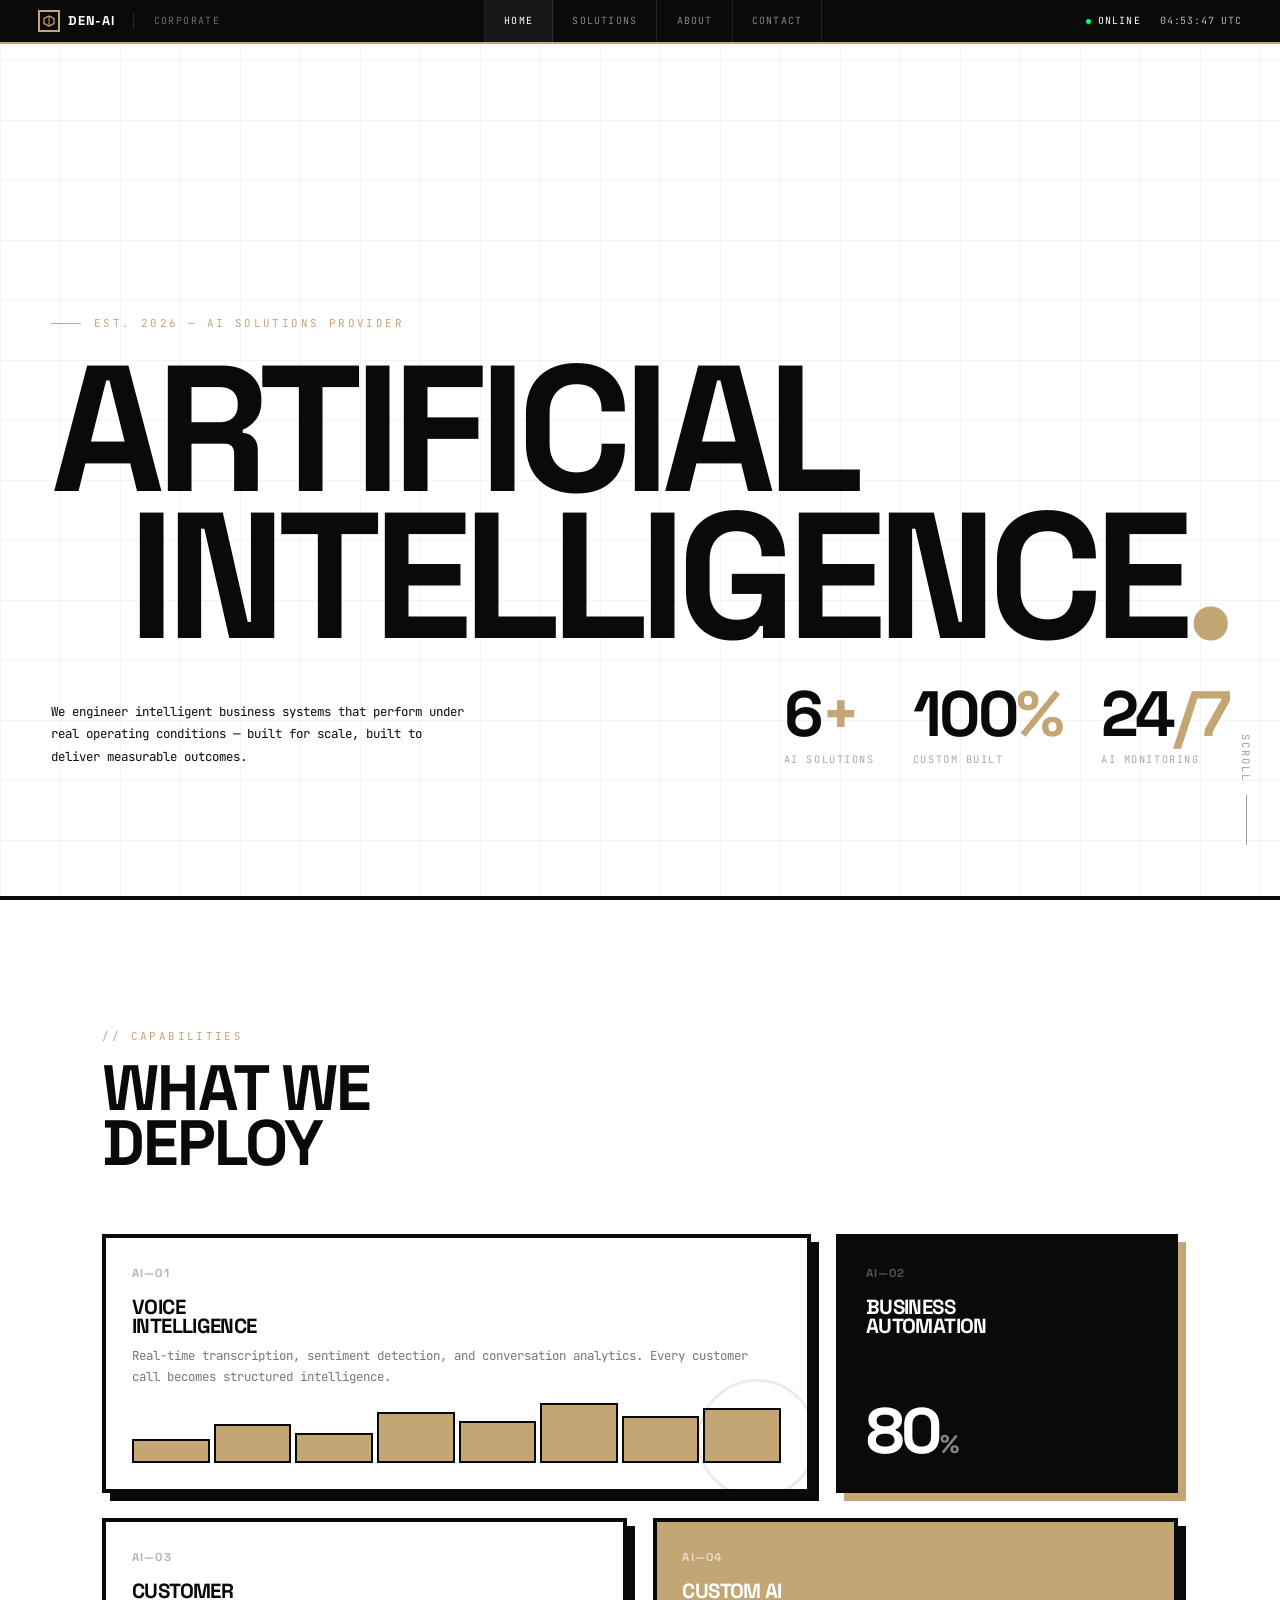
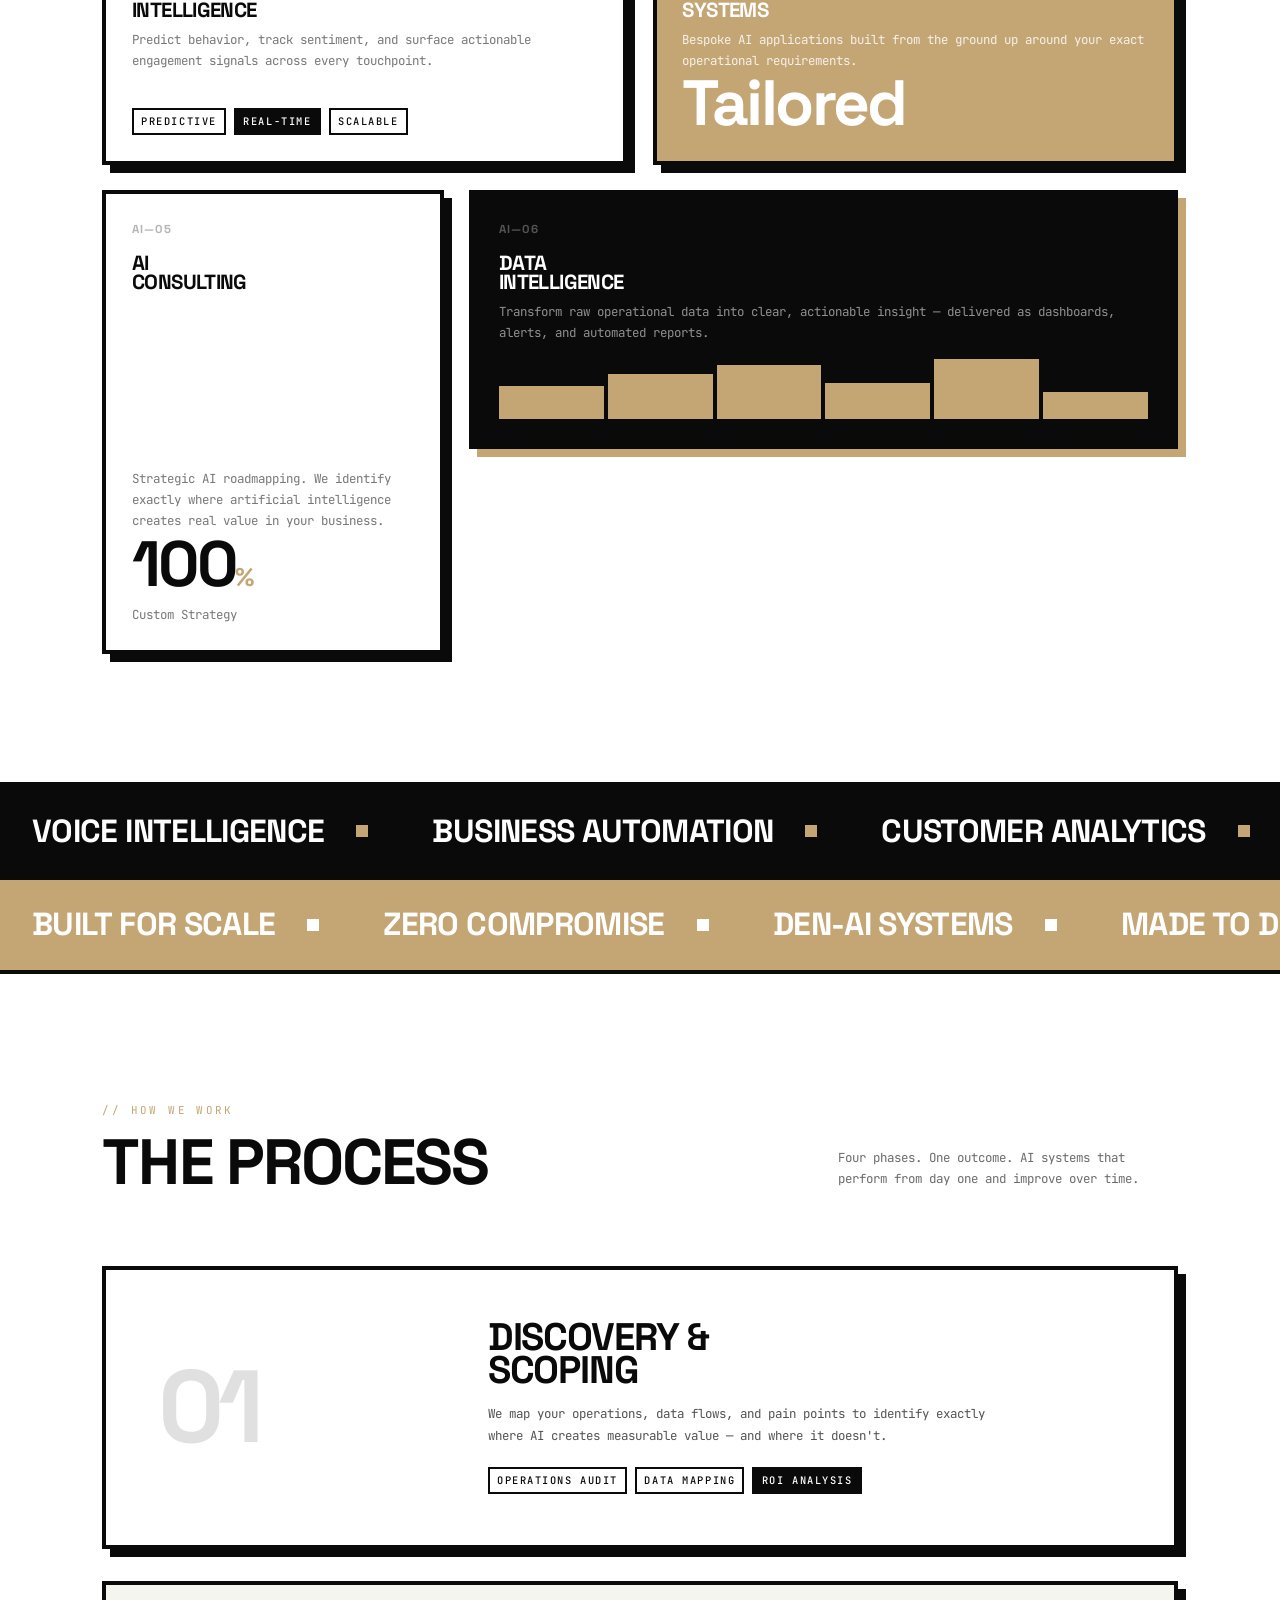
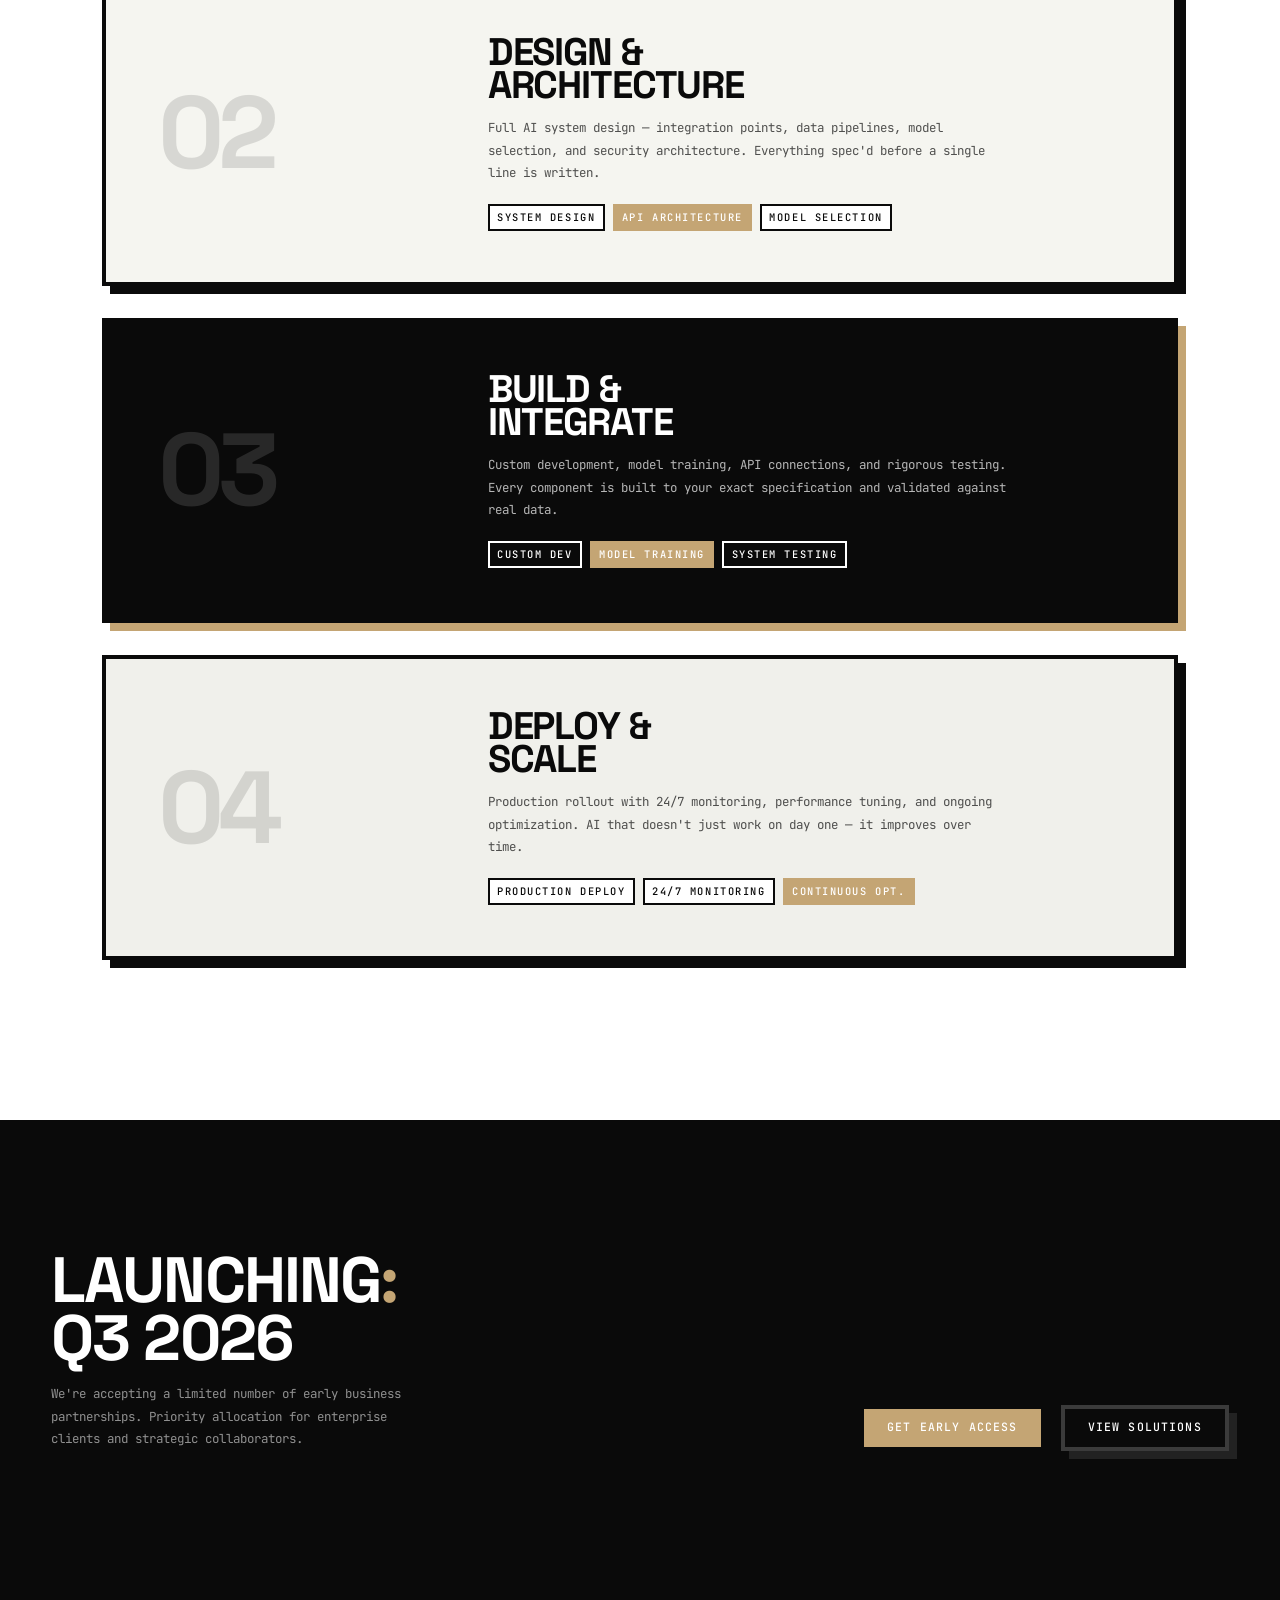
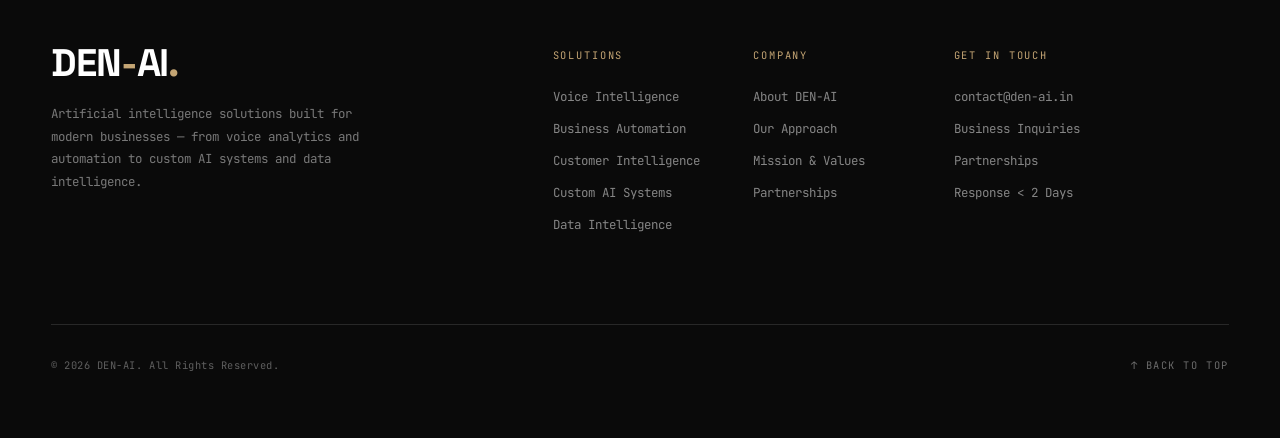
<file: index.html>
<!DOCTYPE html>
<html lang="en">
<head>
<meta charset="UTF-8">
<meta name="viewport" content="width=device-width, initial-scale=1.0">
<title>DEN-AI | AI Development Company India | AI Agents, Automation & Custom Software</title>
<link rel="icon" type="image/png" href="denai.png">
<meta name="description" content="DEN-AI is an AI Development Company in India delivering AI Agents, Business Automation, Custom AI Software, AI Chatbots, Voice AI, Data Analytics, Power BI Dashboards, Website Development and AI Consulting.">
<link rel="preconnect" href="https://fonts.googleapis.com">
<link rel="preconnect" href="https://fonts.gstatic.com" crossorigin>
<link href="https://fonts.googleapis.com/css2?family=JetBrains+Mono:wght@400;500&family=Space+Grotesk:wght@400;700&display=swap" rel="stylesheet">
<link rel="stylesheet" href="css/den-ai.css">

<meta name="robots" content="index,follow,max-image-preview:large">
<meta name="author" content="DEN-AI">
<link rel="canonical" href="https://den-ai.in/">
<meta property="og:type" content="website">
<meta property="og:title" content="DEN-AI | AI Development Company India">
<meta property="og:description" content="Custom AI Development, AI Agents, Business Automation, Websites and Analytics.">
<meta property="og:url" content="https://den-ai.in/">
<meta property="og:image" content="https://den-ai.in/denai.png">
<meta name="twitter:card" content="summary_large_image">
<meta name="theme-color" content="#0f1115">
<script type="application/ld+json">
{
"@context":"https://schema.org",
"@graph":[
{"@type":"Organization","name":"DEN-AI","url":"https://den-ai.in","logo":"https://den-ai.in/denai.png","description":"AI Development Company in India providing AI Development, AI Agents, AI Automation, Business Intelligence, Data Analytics and Custom Software.","contactPoint":{"@type":"ContactPoint","contactType":"sales","email":"contact@den-ai.in"}},
{"@type":"WebSite","url":"https://den-ai.in","name":"DEN-AI","publisher":{"@id":"https://den-ai.in/#org"}},
{"@type":"WebPage","name":"Home","url":"https://den-ai.in/"}
]
}
</script>

</head>
<body>

<!-- ====== HEADER ====== -->
<header class="header">
    <div class="header__inner">
        <div class="header__left">
            <a href="index.html" class="header__logo" aria-label="DEN-AI Home">
                <span class="header__logo-mark">
                    <svg viewBox="0 0 24 24" fill="none"><path d="M12 2L2 7V17L12 22L22 17V7L12 2Z" stroke="#C4A574" stroke-width="2.5"/><line x1="12" y1="2" x2="12" y2="22" stroke="#C4A574" stroke-width="2"/></svg>
                </span>
                DEN-AI
            </a>
            <span class="header__sep"></span>
            <span class="header__product">Corporate</span>
        </div>
        <nav class="header__nav" id="headerNav">
            <a href="index.html" class="active">Home</a>
            <a href="solutions.html">Solutions</a>
            <a href="about.html">About</a>
            <a href="contact.html">Contact</a>
        </nav>
        <div class="header__right">
            <div class="header__status"><span class="header__status-dot"></span><span>Online</span></div>
            <div class="header__clock" id="utcClock">--:--:-- UTC</div>
        </div>
        <button class="header__burger" id="headerBurger" aria-label="Toggle navigation" aria-expanded="false">
            <span></span><span></span><span></span>
        </button>
    </div>
</header>


<!-- ====== HERO ====== -->
<section class="hero">
    <div class="hero__grid hero__grid--dense" aria-hidden="true"></div>
    <div class="hero__label reveal">Est. 2026 — AI Solutions Provider</div>
    <h1 class="hero__title">
        <span class="line">Artificial</span>
        <span class="line line--indent">Intelligence<span class="accent-dot">.</span></span>
    </h1>
    <div class="hero__bottom">
        <p class="hero__desc reveal">We engineer intelligent business systems that perform under real operating conditions — built for scale, built to deliver measurable outcomes.</p>
        <div class="hero__stats reveal">
            <div>
                <div class="hero__stat-num">6<span class="accent">+</span></div>
                <div class="hero__stat-label">AI Solutions</div>
            </div>
            <div>
                <div class="hero__stat-num">100<span class="accent">%</span></div>
                <div class="hero__stat-label">Custom Built</div>
            </div>
            <div>
                <div class="hero__stat-num">24<span class="accent">/7</span></div>
                <div class="hero__stat-label">AI Monitoring</div>
            </div>
        </div>
    </div>
    <div class="hero__scroll-cue" aria-hidden="true">Scroll</div>
</section>


<!-- ====== CAPABILITIES BENTO ====== -->
<section class="section" id="capabilities">
    <div class="container">
        <div class="section__header reveal">
            <div class="section__eyebrow">// Capabilities</div>
            <h2 class="section__title">What We<br>Deploy</h2>
        </div>
        <div class="bento__grid">

            <div class="bento-card bento-card--wide reveal">
                <div class="bento-card__number">AI—01</div>
                <div>
                    <h3 class="bento-card__title">Voice<br>Intelligence</h3>
                    <p class="bento-card__text">Real-time transcription, sentiment detection, and conversation analytics. Every customer call becomes structured intelligence.</p>
                </div>
                <div class="bar-chart">
                    <div class="bar-chart__col" style="height:40%"></div>
                    <div class="bar-chart__col" style="height:65%"></div>
                    <div class="bar-chart__col" style="height:50%"></div>
                    <div class="bar-chart__col" style="height:85%"></div>
                    <div class="bar-chart__col" style="height:70%"></div>
                    <div class="bar-chart__col" style="height:100%"></div>
                    <div class="bar-chart__col" style="height:78%"></div>
                    <div class="bar-chart__col" style="height:92%"></div>
                </div>
                <div class="bento-card__visual" aria-hidden="true"></div>
            </div>

            <div class="bento-card bento-card--narrow bento-card--dark reveal">
                <div class="bento-card__number">AI—02</div>
                <h3 class="bento-card__title">Business<br>Automation</h3>
                <div class="bento-card__stat">80<span style="font-size:0.4em;opacity:0.5">%</span></div>
            </div>

            <div class="bento-card bento-card--mid reveal">
                <div class="bento-card__number">AI—03</div>
                <div>
                    <h3 class="bento-card__title">Customer<br>Intelligence</h3>
                    <p class="bento-card__text">Predict behavior, track sentiment, and surface actionable engagement signals across every touchpoint.</p>
                </div>
                <div style="align-self:end;display:flex;flex-wrap:wrap;gap:0.5rem;margin-top:1rem">
                    <span class="tag">Predictive</span>
                    <span class="tag tag--filled">Real-Time</span>
                    <span class="tag">Scalable</span>
                </div>
            </div>

            <div class="bento-card bento-card--mid bento-card--accent reveal">
                <div class="bento-card__number" style="opacity:0.6">AI—04</div>
                <h3 class="bento-card__title">Custom AI<br>Systems</h3>
                <p class="bento-card__text" style="opacity:0.85">Bespoke AI applications built from the ground up around your exact operational requirements.</p>
                <div class="bento-card__stat">Tailored</div>
            </div>

            <div class="bento-card bento-card--narrow bento-card--tall reveal">
                <div class="bento-card__number">AI—05</div>
                <h3 class="bento-card__title">AI<br>Consulting</h3>
                <p class="bento-card__text">Strategic AI roadmapping. We identify exactly where artificial intelligence creates real value in your business.</p>
                <div style="align-self:end">
                    <div class="bento-card__stat">100<span class="accent" style="font-size:0.4em">%</span></div>
                    <div class="bento-card__text" style="margin-top:0.5rem">Custom Strategy</div>
                </div>
            </div>

            <div class="bento-card bento-card--wide bento-card--dark reveal">
                <div class="bento-card__number">AI—06</div>
                <div>
                    <h3 class="bento-card__title">Data<br>Intelligence</h3>
                    <p class="bento-card__text" style="opacity:0.55">Transform raw operational data into clear, actionable insight — delivered as dashboards, alerts, and automated reports.</p>
                </div>
                <div class="bar-chart">
                    <div class="bar-chart__col" style="height:55%"></div>
                    <div class="bar-chart__col" style="height:75%"></div>
                    <div class="bar-chart__col" style="height:90%"></div>
                    <div class="bar-chart__col" style="height:60%"></div>
                    <div class="bar-chart__col" style="height:100%"></div>
                    <div class="bar-chart__col" style="height:45%"></div>
                </div>
            </div>

        </div>
    </div>
</section>


<!-- ====== TICKER ====== -->
<div class="ticker" aria-hidden="true">
    <div class="ticker__track">
        <span class="ticker__item">Voice Intelligence</span>
        <span class="ticker__item">Business Automation</span>
        <span class="ticker__item">Customer Analytics</span>
        <span class="ticker__item">Custom AI Systems</span>
        <span class="ticker__item">Data Intelligence</span>
        <span class="ticker__item">AI Consulting</span>
        <span class="ticker__item">Real-Time Processing</span>
        <span class="ticker__item">Enterprise AI</span>
        <span class="ticker__item">Voice Intelligence</span>
        <span class="ticker__item">Business Automation</span>
        <span class="ticker__item">Customer Analytics</span>
        <span class="ticker__item">Custom AI Systems</span>
        <span class="ticker__item">Data Intelligence</span>
        <span class="ticker__item">AI Consulting</span>
        <span class="ticker__item">Real-Time Processing</span>
        <span class="ticker__item">Enterprise AI</span>
    </div>
</div>
<div class="ticker ticker--reverse ticker--accent" aria-hidden="true">
    <div class="ticker__track">
        <span class="ticker__item">Built for Scale</span>
        <span class="ticker__item">Zero Compromise</span>
        <span class="ticker__item">DEN-AI Systems</span>
        <span class="ticker__item">Made to Deliver</span>
        <span class="ticker__item">Precision AI</span>
        <span class="ticker__item">DEN-AI Systems</span>
        <span class="ticker__item">Built for Scale</span>
        <span class="ticker__item">Zero Compromise</span>
        <span class="ticker__item">DEN-AI Systems</span>
        <span class="ticker__item">Made to Deliver</span>
        <span class="ticker__item">Precision AI</span>
        <span class="ticker__item">DEN-AI Systems</span>
    </div>
</div>


<!-- ====== PROCESS ====== -->
<section class="section" id="process">
    <div class="container">
        <div class="stack__header reveal">
            <div>
                <div class="section__eyebrow">// How We Work</div>
                <h2 class="section__title">The Process</h2>
            </div>
            <p class="stack__subtitle">Four phases. One outcome. AI systems that perform from day one and improve over time.</p>
        </div>
        <div>
            <article class="stack__card reveal">
                <div class="stack__card-left"><div class="stack__card-step">01</div></div>
                <div class="stack__card-right">
                    <h3 class="stack__card-title">Discovery &<br>Scoping</h3>
                    <p class="stack__card-text">We map your operations, data flows, and pain points to identify exactly where AI creates measurable value — and where it doesn't.</p>
                    <div class="stack__card-tags">
                        <span class="tag">Operations Audit</span>
                        <span class="tag">Data Mapping</span>
                        <span class="tag tag--filled">ROI Analysis</span>
                    </div>
                </div>
            </article>

            <article class="stack__card reveal">
                <div class="stack__card-left"><div class="stack__card-step">02</div></div>
                <div class="stack__card-right">
                    <h3 class="stack__card-title">Design &<br>Architecture</h3>
                    <p class="stack__card-text">Full AI system design — integration points, data pipelines, model selection, and security architecture. Everything spec'd before a single line is written.</p>
                    <div class="stack__card-tags">
                        <span class="tag">System Design</span>
                        <span class="tag tag--accent">API Architecture</span>
                        <span class="tag">Model Selection</span>
                    </div>
                </div>
            </article>

            <article class="stack__card reveal">
                <div class="stack__card-left"><div class="stack__card-step">03</div></div>
                <div class="stack__card-right">
                    <h3 class="stack__card-title">Build &<br>Integrate</h3>
                    <p class="stack__card-text">Custom development, model training, API connections, and rigorous testing. Every component is built to your exact specification and validated against real data.</p>
                    <div class="stack__card-tags">
                        <span class="tag">Custom Dev</span>
                        <span class="tag tag--filled">Model Training</span>
                        <span class="tag">System Testing</span>
                    </div>
                </div>
            </article>

            <article class="stack__card reveal">
                <div class="stack__card-left"><div class="stack__card-step">04</div></div>
                <div class="stack__card-right">
                    <h3 class="stack__card-title">Deploy &<br>Scale</h3>
                    <p class="stack__card-text">Production rollout with 24/7 monitoring, performance tuning, and ongoing optimization. AI that doesn't just work on day one — it improves over time.</p>
                    <div class="stack__card-tags">
                        <span class="tag">Production Deploy</span>
                        <span class="tag">24/7 Monitoring</span>
                        <span class="tag tag--accent">Continuous Opt.</span>
                    </div>
                </div>
            </article>
        </div>
    </div>
</section>


<!-- ====== CTA BAND ====== -->
<section class="cta-band" id="cta">
    <div class="cta-band__inner reveal">
        <div>
            <h2 class="cta-band__title">Launching<span class="accent">:</span><br>Q3 2026</h2>
            <p class="cta-band__text">We're accepting a limited number of early business partnerships. Priority allocation for enterprise clients and strategic collaborators.</p>
        </div>
        <div class="cta-band__actions">
            <a href="contact.html" class="btn btn--primary">Get Early Access</a>
            <a href="solutions.html" class="btn btn--ghost">View Solutions</a>
        </div>
    </div>
</section>


<!-- ====== FOOTER ====== -->
<footer class="footer">
    <div class="footer__inner">
        <div class="footer__top">
            <div class="footer__brand">
                <h2 class="font-display footer__brand-name">DEN<span class="accent">-</span>AI<span class="accent">.</span></h2>
                <p class="footer__brand-desc">Artificial intelligence solutions built for modern businesses — from voice analytics and automation to custom AI systems and data intelligence.</p>
            </div>
            <div class="footer__col">
                <div class="footer__col-title">Solutions</div>
                <a href="solutions.html">Voice Intelligence</a>
                <a href="solutions.html">Business Automation</a>
                <a href="solutions.html">Customer Intelligence</a>
                <a href="solutions.html">Custom AI Systems</a>
                <a href="solutions.html">Data Intelligence</a>
            </div>
            <div class="footer__col">
                <div class="footer__col-title">Company</div>
                <a href="about.html">About DEN-AI</a>
                <a href="about.html">Our Approach</a>
                <a href="about.html">Mission & Values</a>
                <a href="contact.html">Partnerships</a>
            </div>
            <div class="footer__col">
                <div class="footer__col-title">Get in Touch</div>
                <a href="mailto:contact@den-ai.in">contact@den-ai.in</a>
                <a href="contact.html">Business Inquiries</a>
                <a href="contact.html">Partnerships</a>
                <a href="#">Response &lt; 2 Days</a>
            </div>
        </div>
        <div class="footer__bottom">
            <span class="footer__copy">&copy; 2026 DEN-AI. All Rights Reserved.</span>
            <button class="footer__back-top" id="backToTop" aria-label="Back to top">↑ Back to Top</button>
        </div>
    </div>
</footer>

<script src="js/den-ai.js"></script>
</body>
</html>
</file>
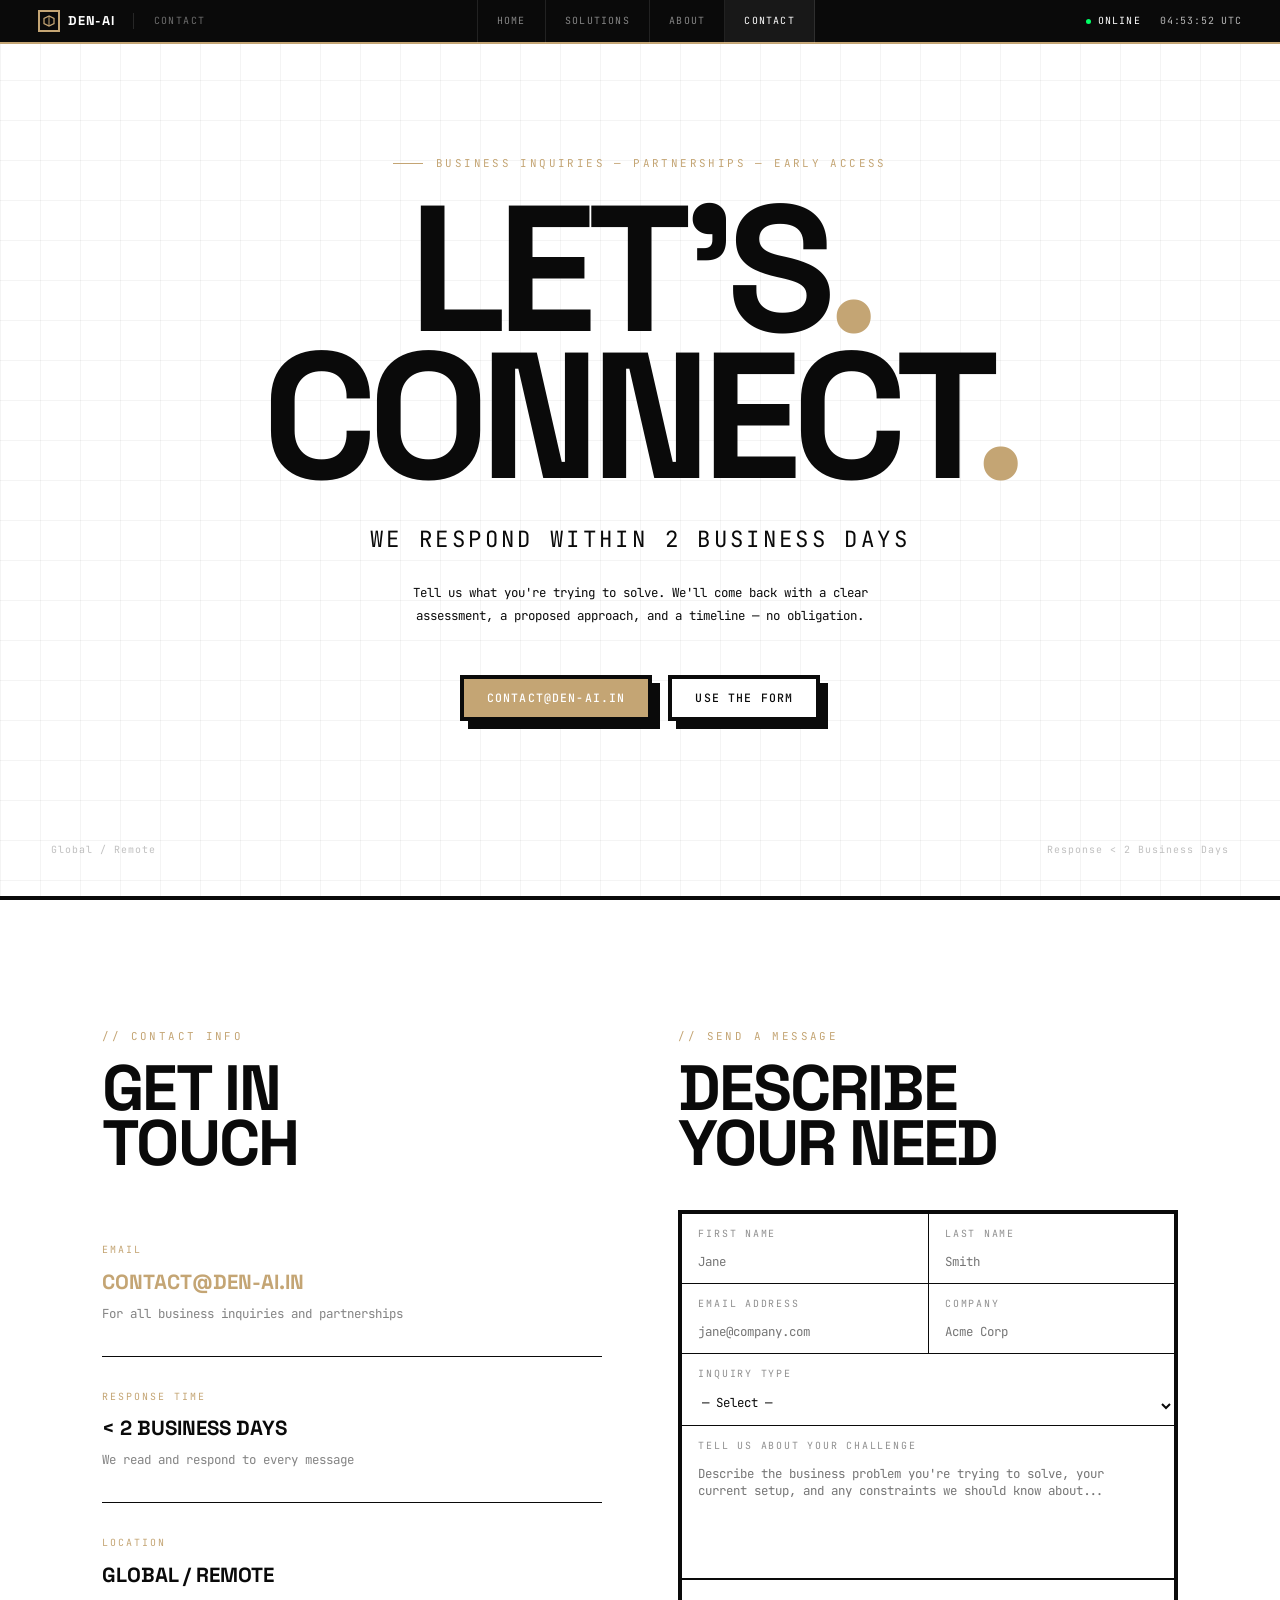
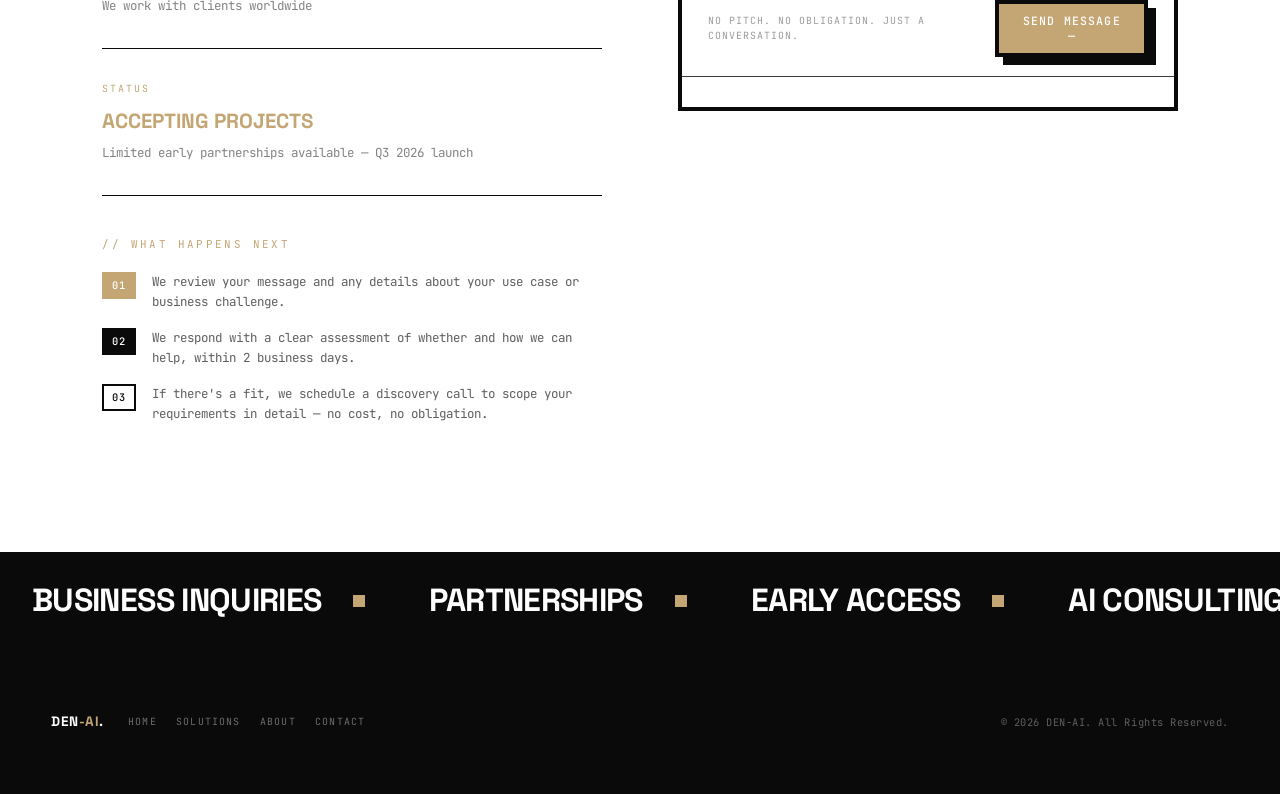
<file: contact.html>
<!DOCTYPE html>
<html lang="en">

<head>
    <meta charset="UTF-8">
    <meta name="viewport" content="width=device-width, initial-scale=1.0">
    <title>Contact DEN-AI | AI Development Company India | Start Your AI Project</title>
    <link rel="icon" type="image/png" href="denai.png">
    <meta name="description"
        content="Get in touch with DEN-AI. Business inquiries, partnerships, and early access for AI solutions. We respond within 2 business days.">
    <link rel="preconnect" href="https://fonts.googleapis.com">
    <link rel="preconnect" href="https://fonts.gstatic.com" crossorigin>
    <link
        href="https://fonts.googleapis.com/css2?family=JetBrains+Mono:wght@400;500&family=Space+Grotesk:wght@400;700&display=swap"
        rel="stylesheet">
    <link rel="stylesheet" href="css/den-ai.css">
<meta name="description" content="Contact DEN-AI for AI Development, AI Agents, Business Automation, Custom Software, Website Development, Power BI Dashboards and AI Consulting.">

<link rel="canonical" href="https://den-ai.in/contact.html">
<meta name="robots" content="index,follow,max-image-preview:large">
<meta property="og:type" content="website">
<meta property="og:title" content="Contact DEN-AI | AI Development Company India">
<meta property="og:description" content="Get in touch with DEN-AI to build AI-powered software, automation and intelligent business solutions.">
<meta property="og:url" content="https://den-ai.in/contact.html">
<meta property="og:image" content="https://den-ai.in/denai.png">
<meta name="twitter:card" content="summary_large_image">
<script type="application/ld+json">
{
 "@context":"https://schema.org",
 "@graph":[
  {
   "@type":"ContactPage",
   "url":"https://den-ai.in/contact.html",
   "name":"Contact DEN-AI"
  },
  {
   "@type":"ContactPoint",
   "contactType":"sales",
   "email":"contact@den-ai.in",
   "availableLanguage":["English","Hindi"]
  }
 ]
}
</script>

</head>

<body>

    <!-- ====== HEADER ====== -->
    <header class="header">
        <div class="header__inner">
            <div class="header__left">
                <a href="index.html" class="header__logo" aria-label="DEN-AI Home">
                    <span class="header__logo-mark">
                        <svg viewBox="0 0 24 24" fill="none">
                            <path d="M12 2L2 7V17L12 22L22 17V7L12 2Z" stroke="#C4A574" stroke-width="2.5" />
                            <line x1="12" y1="2" x2="12" y2="22" stroke="#C4A574" stroke-width="2" />
                        </svg>
                    </span>
                    DEN-AI
                </a>
                <span class="header__sep"></span>
                <span class="header__product">Contact</span>
            </div>
            <nav class="header__nav" id="headerNav">
                <a href="index.html">Home</a>
                <a href="solutions.html">Solutions</a>
                <a href="about.html">About</a>
                <a href="contact.html" class="active">Contact</a>
            </nav>
            <div class="header__right">
                <div class="header__status"><span class="header__status-dot"></span><span>Online</span></div>
                <div class="header__clock" id="utcClock">--:--:-- UTC</div>
            </div>
            <button class="header__burger" id="headerBurger" aria-label="Toggle navigation" aria-expanded="false">
                <span></span><span></span><span></span>
            </button>
        </div>
    </header>


    <!-- ====== HERO ====== -->
    <section class="hero hero--center">
        <div class="hero__grid" aria-hidden="true"></div>
        <div class="hero__label reveal">Business Inquiries — Partnerships — Early Access</div>
        <h1 class="hero__title">Let's<span class="accent-dot">.</span><br>Connect<span class="accent-dot">.</span></h1>
        <p class="hero__subtitle reveal">We respond within 2 business days</p>
        <p class="hero__desc reveal" style="text-align:center;max-width:480px;margin-bottom:3rem">Tell us what you're
            trying to solve. We'll come back with a clear assessment, a proposed approach, and a timeline — no
            obligation.</p>
        <div class="hero__actions reveal">
            <a href="mailto:contact@den-ai.in" class="btn btn--primary">contact@den-ai.in</a>
            <a href="#form" class="btn btn--ghost">Use the Form</a>
        </div>
        <span class="hero__coords" aria-hidden="true">Global / Remote</span>
        <span class="hero__version" aria-hidden="true">Response &lt; 2 Business Days</span>
    </section>


    <!-- ====== CONTACT GRID ====== -->
    <section class="section" id="form">
        <div class="container">
            <div class="contact-grid">

                <!-- Left: Contact Info -->
                <div class="reveal">
                    <div class="section__eyebrow">// Contact Info</div>
                    <h2 class="section__title" style="margin-bottom:2.5rem">Get In<br>Touch</h2>

                    <div class="contact-info__item">
                        <div class="contact-info__label">Email</div>
                        <div class="contact-info__value"><a href="mailto:contact@den-ai.in"
                                style="color:var(--accent)">contact@den-ai.in</a></div>
                        <div class="contact-info__sub">For all business inquiries and partnerships</div>
                    </div>

                    <div class="contact-info__item">
                        <div class="contact-info__label">Response Time</div>
                        <div class="contact-info__value">&lt; 2 Business Days</div>
                        <div class="contact-info__sub">We read and respond to every message</div>
                    </div>

                    <div class="contact-info__item">
                        <div class="contact-info__label">Location</div>
                        <div class="contact-info__value">Global / Remote</div>
                        <div class="contact-info__sub">We work with clients worldwide</div>
                    </div>

                    <div class="contact-info__item">
                        <div class="contact-info__label">Status</div>
                        <div class="contact-info__value" style="color:var(--accent)">Accepting Projects</div>
                        <div class="contact-info__sub">Limited early partnerships available — Q3 2026 launch</div>
                    </div>

                    <div style="margin-top:2.5rem">
                        <div class="section__eyebrow" style="margin-bottom:1.2rem">// What Happens Next</div>
                        <div style="display:flex;flex-direction:column;gap:1rem">
                            <div style="display:flex;gap:1rem;align-items:flex-start">
                                <span class="tag tag--accent" style="flex-shrink:0">01</span>
                                <span style="font-size:var(--fs-data);line-height:1.6;opacity:0.65">We review your
                                    message and any details about your use case or business challenge.</span>
                            </div>
                            <div style="display:flex;gap:1rem;align-items:flex-start">
                                <span class="tag tag--filled" style="flex-shrink:0">02</span>
                                <span style="font-size:var(--fs-data);line-height:1.6;opacity:0.65">We respond with a
                                    clear assessment of whether and how we can help, within 2 business days.</span>
                            </div>
                            <div style="display:flex;gap:1rem;align-items:flex-start">
                                <span class="tag" style="flex-shrink:0">03</span>
                                <span style="font-size:var(--fs-data);line-height:1.6;opacity:0.65">If there's a fit, we
                                    schedule a discovery call to scope your requirements in detail — no cost, no
                                    obligation.</span>
                            </div>
                        </div>
                    </div>
                </div>

                <!-- Right: Form -->
                <div class="reveal" style="transition-delay:0.1s">
                    <div class="section__eyebrow">// Send a Message</div>
                    <h2 class="section__title" style="margin-bottom:2.5rem">Describe<br>Your Need</h2>

                    <form class="contact-form" id="contactForm" action="https://formsubmit.co/ajax/contact@den-ai.in"
                        method="POST" novalidate>
                        <input type="text" name="website" id="website" autocomplete="off" tabindex="-1"
                            aria-hidden="true" style="position:absolute;left:-9999px;opacity:0;pointer-events:none;">
                        <input type="hidden" name="_subject" value="New DEN-AI contact form submission">
                        <input type="hidden" name="_captcha" value="false">
                        <input type="hidden" name="_template" value="table">
                        <div class="form-row">
                            <div class="form-group">
                                <label class="form-label" for="fname">First Name</label>
                                <input class="form-input" id="fname" name="first_name" type="text" placeholder="Jane"
                                    required>
                            </div>
                            <div class="form-group">
                                <label class="form-label" for="lname">Last Name</label>
                                <input class="form-input" id="lname" name="last_name" type="text" placeholder="Smith"
                                    required>
                            </div>
                        </div>
                        <div class="form-row">
                            <div class="form-group">
                                <label class="form-label" for="email">Email Address</label>
                                <input class="form-input" id="email" name="email" type="email"
                                    placeholder="jane@company.com" required>
                            </div>
                            <div class="form-group">
                                <label class="form-label" for="company">Company</label>
                                <input class="form-input" id="company" name="company" type="text"
                                    placeholder="Acme Corp">
                            </div>
                        </div>
                        <div class="form-row form-row--full">
                            <div class="form-group">
                                <label class="form-label" for="subject">Inquiry Type</label>
                                <select class="form-input" id="subject" name="subject" style="cursor:pointer">
                                    <option value="">— Select —</option>
                                    <option>Business Partnership</option>
                                    <option>Custom AI Development</option>
                                    <option>Voice Intelligence</option>
                                    <option>Business Automation</option>
                                    <option>AI Consulting</option>
                                    <option>Data Intelligence</option>
                                    <option>Early Access</option>
                                    <option>General Inquiry</option>
                                </select>
                            </div>
                        </div>
                        <div class="form-row form-row--full">
                            <div class="form-group">
                                <label class="form-label" for="message">Tell Us About Your Challenge</label>
                                <textarea class="form-textarea" id="message" name="message"
                                    placeholder="Describe the business problem you're trying to solve, your current setup, and any constraints we should know about..."
                                    required></textarea>
                            </div>
                        </div>
                        <div class="form-submit">
                            <span class="form-note">No pitch. No obligation. Just a conversation.</span>
                            <button type="submit" class="btn btn--primary">Send Message —</button>
                        </div>
                        <p class="form-status" id="formStatus" role="status" aria-live="polite"></p>
                    </form>
                </div>

            </div>
        </div>
    </section>


    <!-- ====== TICKER ====== -->
    <div class="ticker" aria-hidden="true">
        <div class="ticker__track">
            <span class="ticker__item">Business Inquiries</span>
            <span class="ticker__item">Partnerships</span>
            <span class="ticker__item">Early Access</span>
            <span class="ticker__item">AI Consulting</span>
            <span class="ticker__item">Custom Projects</span>
            <span class="ticker__item">DEN-AI Systems</span>
            <span class="ticker__item">Response &lt; 2 Days</span>
            <span class="ticker__item">Zero Obligation</span>
            <span class="ticker__item">Business Inquiries</span>
            <span class="ticker__item">Partnerships</span>
            <span class="ticker__item">Early Access</span>
            <span class="ticker__item">AI Consulting</span>
            <span class="ticker__item">Custom Projects</span>
            <span class="ticker__item">DEN-AI Systems</span>
            <span class="ticker__item">Response &lt; 2 Days</span>
            <span class="ticker__item">Zero Obligation</span>
        </div>
    </div>


    <!-- ====== FOOTER ====== -->
    <footer class="footer footer--compact">
        <div class="footer__inner">
            <div class="footer__left">
                <span class="footer__logo font-display">DEN<span class="accent">-AI</span>.</span>
                <div class="footer__links">
                    <a href="index.html">Home</a>
                    <a href="solutions.html">Solutions</a>
                    <a href="about.html">About</a>
                    <a href="contact.html">Contact</a>
                </div>
            </div>
            <span class="footer__copy">&copy; 2026 DEN-AI. All Rights Reserved.</span>
        </div>
    </footer>

    <script src="js/firebase-config.js"></script>
    <script src="js/den-ai.js"></script>
</body>

</html>
</file>
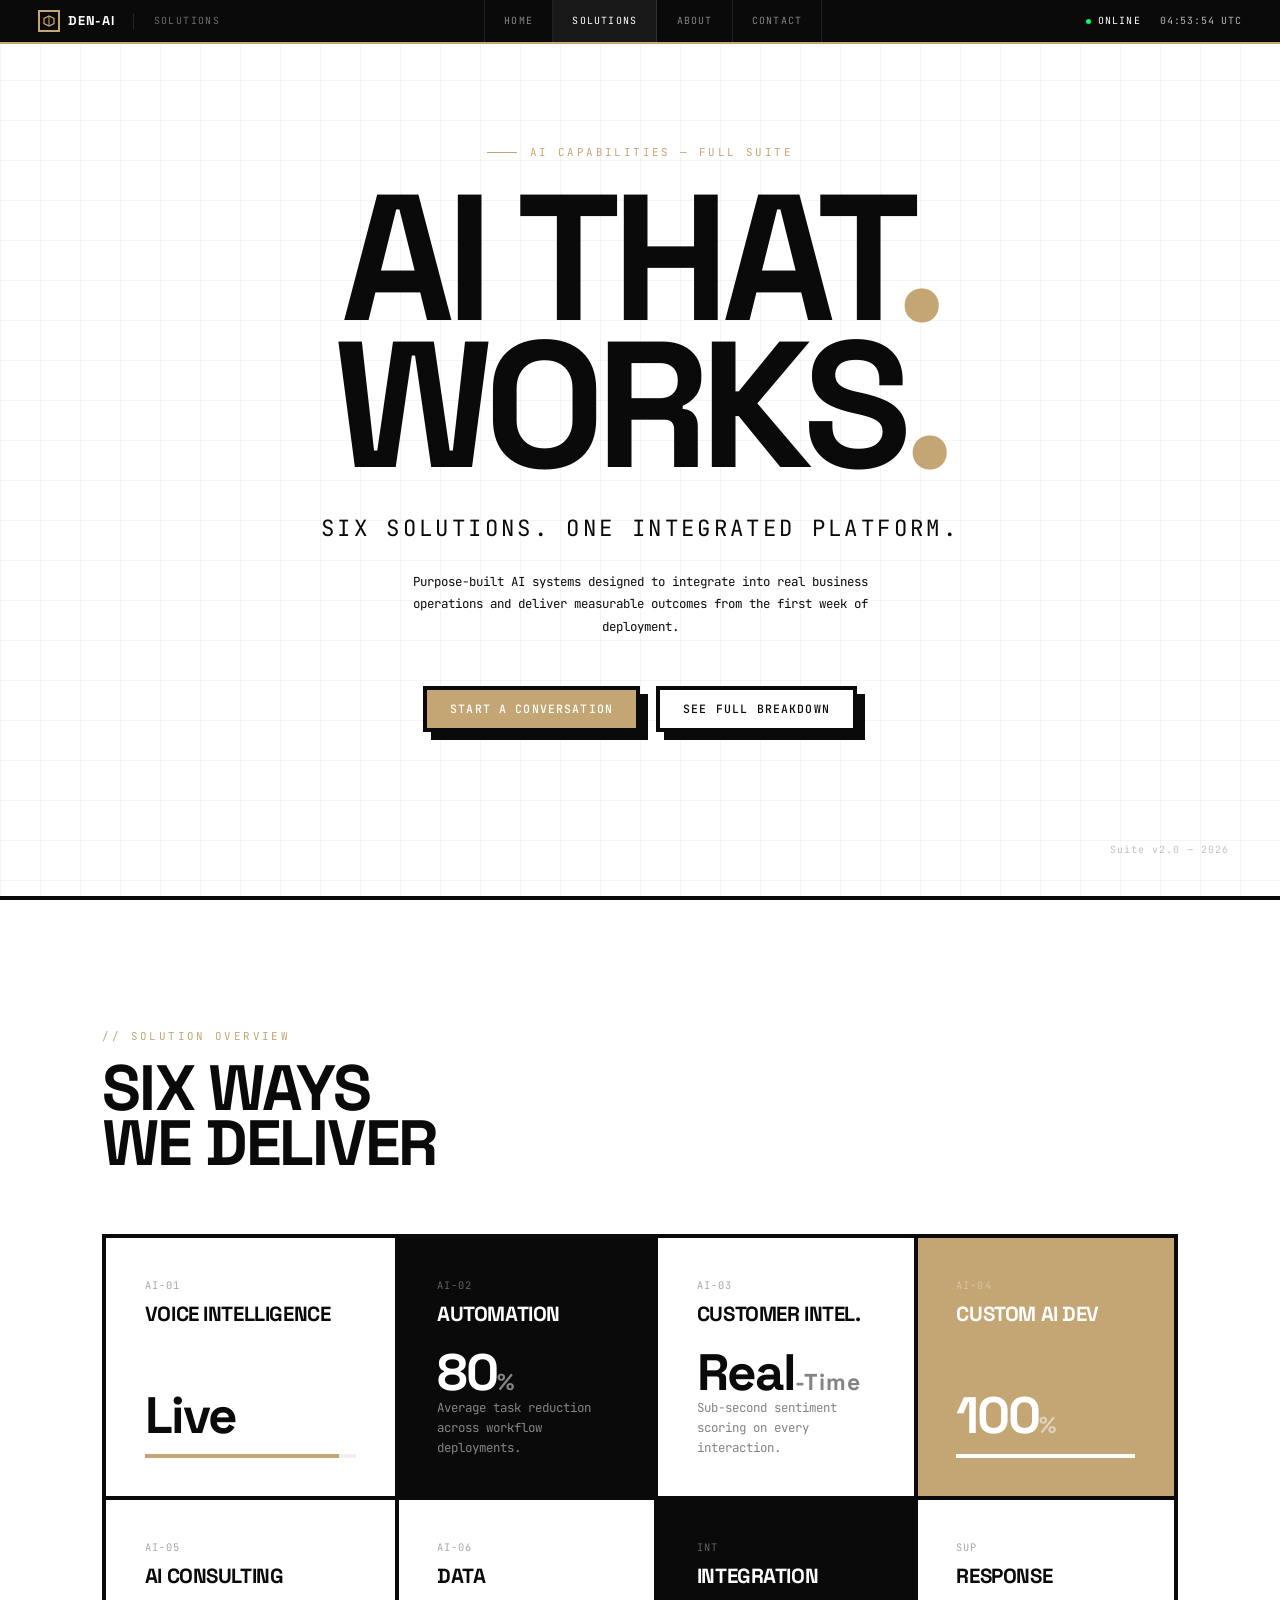
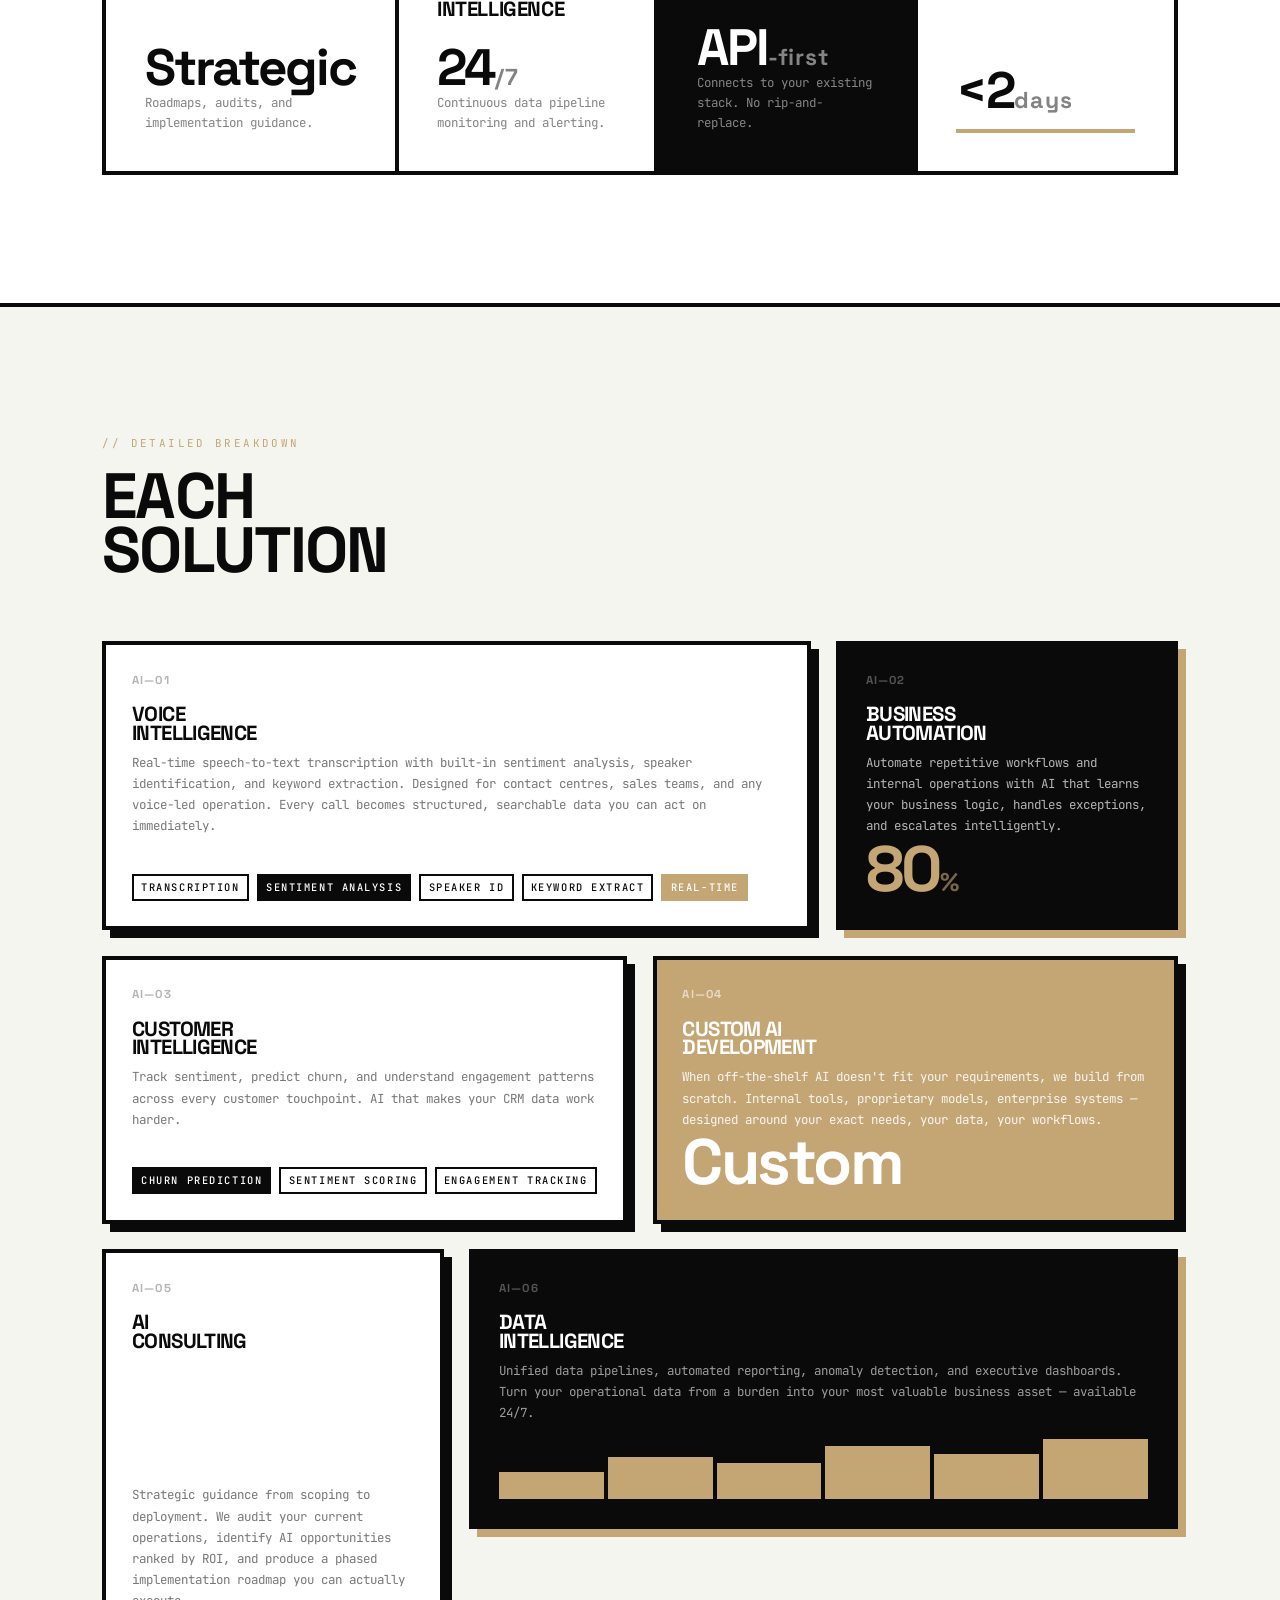
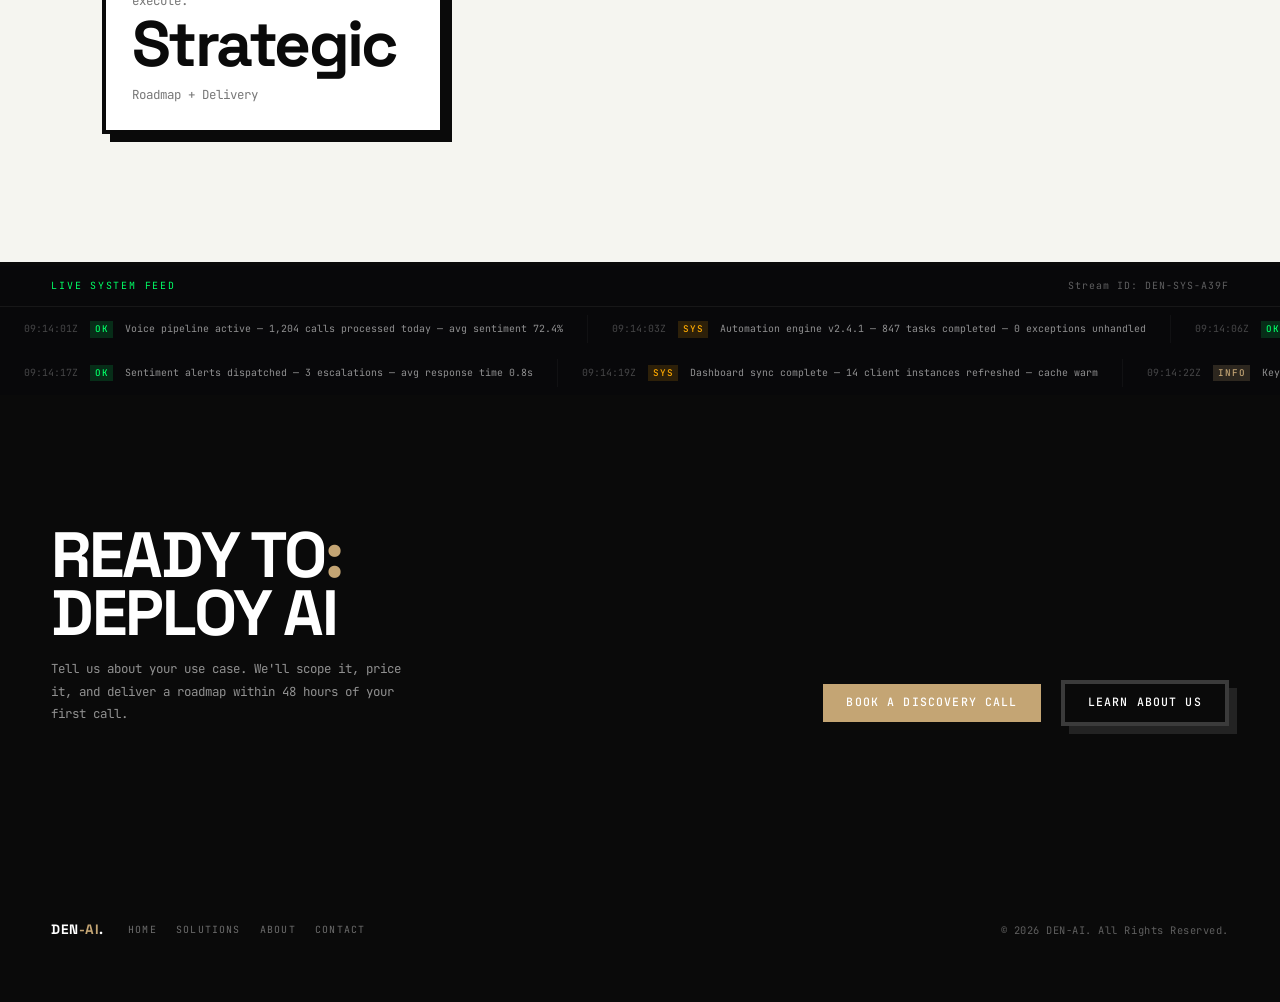
<file: solutions.html>
<!DOCTYPE html>
<html lang="en">
<head>
<meta charset="UTF-8">
<meta name="viewport" content="width=device-width, initial-scale=1.0">
<title>AI Solutions | DEN-AI | AI Agents, Automation & Custom AI Development</title>
<meta name="description" content="Explore DEN-AI's AI Solutions including AI Agents, Business Automation, Voice AI, AI Chatbots, Custom AI Software Development, Data Analytics, Power BI Dashboards and Website Development.">
<link rel="preconnect" href="https://fonts.googleapis.com">
<link rel="preconnect" href="https://fonts.gstatic.com" crossorigin>
<link href="https://fonts.googleapis.com/css2?family=JetBrains+Mono:wght@400;500&family=Space+Grotesk:wght@400;700&display=swap" rel="stylesheet">
<link rel="stylesheet" href="css/den-ai.css">

<link rel="canonical" href="https://den-ai.in/solutions.html">
<meta name="robots" content="index,follow,max-image-preview:large">
<meta property="og:type" content="website">
<meta property="og:title" content="AI Solutions | DEN-AI">
<meta property="og:description" content="Custom AI Development, AI Agents, AI Automation, Voice AI, Chatbots, Data Analytics and Website Development.">
<meta property="og:url" content="https://den-ai.in/solutions.html">
<meta property="og:image" content="https://den-ai.in/denai.png">
<meta name="twitter:card" content="summary_large_image">
<script type="application/ld+json">
{
 "@context":"https://schema.org",
 "@graph":[
  {
   "@type":"CollectionPage",
   "name":"AI Solutions",
   "url":"https://den-ai.in/solutions.html"
  },
  {
   "@type":"Service",
   "provider":{"@type":"Organization","name":"DEN-AI","url":"https://den-ai.in"},
   "serviceType":"AI Development, AI Agents, Business Automation, Voice AI, AI Chatbots, Data Analytics, Power BI Dashboard Development, Website Development"
  }
 ]
}
</script>

</head>
<body>

<!-- ====== HEADER ====== -->
<header class="header">
    <div class="header__inner">
        <div class="header__left">
            <a href="index.html" class="header__logo" aria-label="DEN-AI Home">
                <span class="header__logo-mark">
                    <svg viewBox="0 0 24 24" fill="none"><path d="M12 2L2 7V17L12 22L22 17V7L12 2Z" stroke="#C4A574" stroke-width="2.5"/><line x1="12" y1="2" x2="12" y2="22" stroke="#C4A574" stroke-width="2"/></svg>
                </span>
                DEN-AI
            </a>
            <span class="header__sep"></span>
            <span class="header__product">Solutions</span>
        </div>
        <nav class="header__nav" id="headerNav">
            <a href="index.html">Home</a>
            <a href="solutions.html" class="active">Solutions</a>
            <a href="about.html">About</a>
            <a href="contact.html">Contact</a>
        </nav>
        <div class="header__right">
            <div class="header__status"><span class="header__status-dot"></span><span>Online</span></div>
            <div class="header__clock" id="utcClock">--:--:-- UTC</div>
        </div>
        <button class="header__burger" id="headerBurger" aria-label="Toggle navigation" aria-expanded="false">
            <span></span><span></span><span></span>
        </button>
    </div>
</header>


<!-- ====== HERO ====== -->
<section class="hero hero--center">
    <div class="hero__grid" aria-hidden="true"></div>
    <div class="hero__label reveal">AI Capabilities — Full Suite</div>
    <h1 class="hero__title">AI That<span class="accent-dot">.</span><br>Works<span class="accent-dot">.</span></h1>
    <p class="hero__subtitle reveal">Six solutions. One integrated platform.</p>
    <p class="hero__desc reveal" style="margin-bottom:3rem;text-align:center;max-width:480px">Purpose-built AI systems designed to integrate into real business operations and deliver measurable outcomes from the first week of deployment.</p>
    <div class="hero__actions reveal">
        <a href="contact.html" class="btn btn--primary">Start a Conversation</a>
        <a href="#breakdown" class="btn btn--ghost">See Full Breakdown</a>
    </div>
    <span class="hero__version" aria-hidden="true">Suite v2.0 — 2026</span>
</section>


<!-- ====== SOLUTIONS OVERVIEW ====== -->
<section class="section" id="overview">
    <div class="container">
        <div class="section__header reveal">
            <div class="section__eyebrow">// Solution Overview</div>
            <h2 class="section__title">Six Ways<br>We Deliver</h2>
        </div>
        <div class="spec-grid reveal">
            <div class="spec-cell">
                <div><div class="spec-cell__id">AI-01</div><div class="spec-cell__label">Voice Intelligence</div></div>
                <div>
                    <div class="spec-cell__value">Live<span class="spec-cell__unit"></span></div>
                    <div class="bar-track"><div class="bar-track__fill" style="width:92%"></div></div>
                </div>
            </div>
            <div class="spec-cell spec-cell--dark">
                <div><div class="spec-cell__id">AI-02</div><div class="spec-cell__label">Automation</div></div>
                <div>
                    <div class="spec-cell__value">80<span class="spec-cell__unit">%</span></div>
                    <div class="spec-cell__note">Average task reduction across workflow deployments.</div>
                </div>
            </div>
            <div class="spec-cell">
                <div><div class="spec-cell__id">AI-03</div><div class="spec-cell__label">Customer Intel.</div></div>
                <div>
                    <div class="spec-cell__value">Real<span class="spec-cell__unit">-Time</span></div>
                    <div class="spec-cell__note">Sub-second sentiment scoring on every interaction.</div>
                </div>
            </div>
            <div class="spec-cell spec-cell--accent">
                <div><div class="spec-cell__id">AI-04</div><div class="spec-cell__label">Custom AI Dev</div></div>
                <div>
                    <div class="spec-cell__value">100<span class="spec-cell__unit">%</span></div>
                    <div class="bar-track" style="background:rgba(255,255,255,0.2)"><div class="bar-track__fill" style="width:100%;background:#fff"></div></div>
                </div>
            </div>
            <div class="spec-cell">
                <div><div class="spec-cell__id">AI-05</div><div class="spec-cell__label">AI Consulting</div></div>
                <div>
                    <div class="spec-cell__value">Strategic</div>
                    <div class="spec-cell__note">Roadmaps, audits, and implementation guidance.</div>
                </div>
            </div>
            <div class="spec-cell">
                <div><div class="spec-cell__id">AI-06</div><div class="spec-cell__label">Data Intelligence</div></div>
                <div>
                    <div class="spec-cell__value">24<span class="spec-cell__unit">/7</span></div>
                    <div class="spec-cell__note">Continuous data pipeline monitoring and alerting.</div>
                </div>
            </div>
            <div class="spec-cell spec-cell--dark">
                <div><div class="spec-cell__id">INT</div><div class="spec-cell__label">Integration</div></div>
                <div>
                    <div class="spec-cell__value">API<span class="spec-cell__unit">-first</span></div>
                    <div class="spec-cell__note">Connects to your existing stack. No rip-and-replace.</div>
                </div>
            </div>
            <div class="spec-cell">
                <div><div class="spec-cell__id">SUP</div><div class="spec-cell__label">Response</div></div>
                <div>
                    <div class="spec-cell__value">&lt;2<span class="spec-cell__unit">days</span></div>
                    <div class="bar-track"><div class="bar-track__fill" style="width:100%"></div></div>
                </div>
            </div>
        </div>
    </div>
</section>


<!-- ====== DETAILED BREAKDOWN ====== -->
<section class="section section--surface" id="breakdown">
    <div class="container">
        <div class="section__header reveal">
            <div class="section__eyebrow">// Detailed Breakdown</div>
            <h2 class="section__title">Each<br>Solution</h2>
        </div>
        <div class="bento__grid">

            <div class="bento-card bento-card--wide reveal">
                <div class="bento-card__number">AI—01</div>
                <div>
                    <h3 class="bento-card__title">Voice<br>Intelligence</h3>
                    <p class="bento-card__text">Real-time speech-to-text transcription with built-in sentiment analysis, speaker identification, and keyword extraction. Designed for contact centres, sales teams, and any voice-led operation. Every call becomes structured, searchable data you can act on immediately.</p>
                </div>
                <div style="align-self:end;display:flex;flex-wrap:wrap;gap:0.5rem;margin-top:1rem">
                    <span class="tag">Transcription</span>
                    <span class="tag tag--filled">Sentiment Analysis</span>
                    <span class="tag">Speaker ID</span>
                    <span class="tag">Keyword Extract</span>
                    <span class="tag tag--accent">Real-Time</span>
                </div>
            </div>

            <div class="bento-card bento-card--narrow bento-card--dark reveal">
                <div class="bento-card__number">AI—02</div>
                <h3 class="bento-card__title">Business<br>Automation</h3>
                <p class="bento-card__text" style="opacity:0.7">Automate repetitive workflows and internal operations with AI that learns your business logic, handles exceptions, and escalates intelligently.</p>
                <div class="bento-card__stat" style="color:var(--accent)">80<span style="font-size:0.4em;opacity:0.6">%</span></div>
            </div>

            <div class="bento-card bento-card--mid reveal">
                <div class="bento-card__number">AI—03</div>
                <div>
                    <h3 class="bento-card__title">Customer<br>Intelligence</h3>
                    <p class="bento-card__text">Track sentiment, predict churn, and understand engagement patterns across every customer touchpoint. AI that makes your CRM data work harder.</p>
                </div>
                <div style="align-self:end;display:flex;flex-wrap:wrap;gap:0.5rem;margin-top:1rem">
                    <span class="tag tag--filled">Churn Prediction</span>
                    <span class="tag">Sentiment Scoring</span>
                    <span class="tag">Engagement Tracking</span>
                </div>
            </div>

            <div class="bento-card bento-card--mid bento-card--accent reveal">
                <div class="bento-card__number" style="opacity:0.6">AI—04</div>
                <h3 class="bento-card__title">Custom AI<br>Development</h3>
                <p class="bento-card__text" style="opacity:0.9">When off-the-shelf AI doesn't fit your requirements, we build from scratch. Internal tools, proprietary models, enterprise systems — designed around your exact needs, your data, your workflows.</p>
                <div class="bento-card__stat">Custom</div>
            </div>

            <div class="bento-card bento-card--narrow bento-card--tall reveal">
                <div class="bento-card__number">AI—05</div>
                <h3 class="bento-card__title">AI<br>Consulting</h3>
                <p class="bento-card__text">Strategic guidance from scoping to deployment. We audit your current operations, identify AI opportunities ranked by ROI, and produce a phased implementation roadmap you can actually execute.</p>
                <div style="align-self:end">
                    <div class="bento-card__stat">Strategic</div>
                    <div class="bento-card__text" style="margin-top:0.5rem">Roadmap + Delivery</div>
                </div>
            </div>

            <div class="bento-card bento-card--wide bento-card--dark reveal">
                <div class="bento-card__number">AI—06</div>
                <div>
                    <h3 class="bento-card__title">Data<br>Intelligence</h3>
                    <p class="bento-card__text" style="opacity:0.6">Unified data pipelines, automated reporting, anomaly detection, and executive dashboards. Turn your operational data from a burden into your most valuable business asset — available 24/7.</p>
                </div>
                <div class="bar-chart">
                    <div class="bar-chart__col" style="height:45%"></div>
                    <div class="bar-chart__col" style="height:70%"></div>
                    <div class="bar-chart__col" style="height:60%"></div>
                    <div class="bar-chart__col" style="height:88%"></div>
                    <div class="bar-chart__col" style="height:75%"></div>
                    <div class="bar-chart__col" style="height:100%"></div>
                </div>
            </div>

        </div>
    </div>
</section>


<!-- ====== LIVE AI LOG ====== -->
<div class="log" aria-label="System telemetry">
    <div class="log__header">
        <div class="log__header-title">Live System Feed</div>
        <div class="log__header-status">Stream ID: DEN-SYS-A39F</div>
    </div>
    <div class="log__body">
        <div class="log__track">
            <div class="log__entry"><span class="log__entry-time">09:14:01Z</span><span class="log__entry-tag log-ok">OK</span><span class="log__entry-msg">Voice pipeline active — 1,204 calls processed today — avg sentiment 72.4%</span></div>
            <div class="log__entry"><span class="log__entry-time">09:14:03Z</span><span class="log__entry-tag log-sys">SYS</span><span class="log__entry-msg">Automation engine v2.4.1 — 847 tasks completed — 0 exceptions unhandled</span></div>
            <div class="log__entry"><span class="log__entry-time">09:14:06Z</span><span class="log__entry-tag log-ok">OK</span><span class="log__entry-msg">Customer intelligence — churn model accuracy 91.3% — updated 08:00Z</span></div>
            <div class="log__entry"><span class="log__entry-time">09:14:08Z</span><span class="log__entry-tag log-warn">INFO</span><span class="log__entry-msg">Data pipeline throughput 4.2GB/hr — all nodes nominal — latency 12ms avg</span></div>
            <div class="log__entry"><span class="log__entry-time">09:14:11Z</span><span class="log__entry-tag log-ok">OK</span><span class="log__entry-msg">API gateway health check — all endpoints 200 OK — uptime 99.97%</span></div>
            <div class="log__entry"><span class="log__entry-time">09:14:14Z</span><span class="log__entry-tag log-sys">SYS</span><span class="log__entry-msg">Model retraining scheduled 02:00Z — dataset delta 18,440 records</span></div>
            <div class="log__entry"><span class="log__entry-time">09:14:01Z</span><span class="log__entry-tag log-ok">OK</span><span class="log__entry-msg">Voice pipeline active — 1,204 calls processed today — avg sentiment 72.4%</span></div>
            <div class="log__entry"><span class="log__entry-time">09:14:03Z</span><span class="log__entry-tag log-sys">SYS</span><span class="log__entry-msg">Automation engine v2.4.1 — 847 tasks completed — 0 exceptions unhandled</span></div>
            <div class="log__entry"><span class="log__entry-time">09:14:06Z</span><span class="log__entry-tag log-ok">OK</span><span class="log__entry-msg">Customer intelligence — churn model accuracy 91.3% — updated 08:00Z</span></div>
        </div>
        <div class="log__track log__track--reverse">
            <div class="log__entry"><span class="log__entry-time">09:14:17Z</span><span class="log__entry-tag log-ok">OK</span><span class="log__entry-msg">Sentiment alerts dispatched — 3 escalations — avg response time 0.8s</span></div>
            <div class="log__entry"><span class="log__entry-time">09:14:19Z</span><span class="log__entry-tag log-sys">SYS</span><span class="log__entry-msg">Dashboard sync complete — 14 client instances refreshed — cache warm</span></div>
            <div class="log__entry"><span class="log__entry-time">09:14:22Z</span><span class="log__entry-tag log-warn">INFO</span><span class="log__entry-msg">Keyword extraction — 4,881 terms indexed — topic cluster update pending</span></div>
            <div class="log__entry"><span class="log__entry-time">09:14:24Z</span><span class="log__entry-tag log-ok">OK</span><span class="log__entry-msg">Security scan complete — 0 anomalies — encryption AES-256 verified</span></div>
            <div class="log__entry"><span class="log__entry-time">09:14:27Z</span><span class="log__entry-tag log-ok">OK</span><span class="log__entry-msg">Automation rules validated — 312 active workflows — all passing health check</span></div>
            <div class="log__entry"><span class="log__entry-time">09:14:17Z</span><span class="log__entry-tag log-ok">OK</span><span class="log__entry-msg">Sentiment alerts dispatched — 3 escalations — avg response time 0.8s</span></div>
            <div class="log__entry"><span class="log__entry-time">09:14:19Z</span><span class="log__entry-tag log-sys">SYS</span><span class="log__entry-msg">Dashboard sync complete — 14 client instances refreshed — cache warm</span></div>
            <div class="log__entry"><span class="log__entry-time">09:14:22Z</span><span class="log__entry-tag log-warn">INFO</span><span class="log__entry-msg">Keyword extraction — 4,881 terms indexed — topic cluster update pending</span></div>
        </div>
    </div>
</div>


<!-- ====== CTA ====== -->
<section class="cta-band">
    <div class="cta-band__inner reveal">
        <div>
            <h2 class="cta-band__title">Ready to<span class="accent">:</span><br>Deploy AI</h2>
            <p class="cta-band__text">Tell us about your use case. We'll scope it, price it, and deliver a roadmap within 48 hours of your first call.</p>
        </div>
        <div class="cta-band__actions">
            <a href="contact.html" class="btn btn--primary">Book a Discovery Call</a>
            <a href="about.html" class="btn btn--ghost">Learn About Us</a>
        </div>
    </div>
</section>


<!-- ====== FOOTER ====== -->
<footer class="footer footer--compact">
    <div class="footer__inner">
        <div class="footer__left">
            <span class="footer__logo font-display">DEN<span class="accent">-AI</span>.</span>
            <div class="footer__links">
                <a href="index.html">Home</a>
                <a href="solutions.html">Solutions</a>
                <a href="about.html">About</a>
                <a href="contact.html">Contact</a>
            </div>
        </div>
        <span class="footer__copy">&copy; 2026 DEN-AI. All Rights Reserved.</span>
    </div>
</footer>

<script src="js/den-ai.js"></script>
</body>
</html>
</file>
<file: css/den-ai.css>
/* ============================================================
   DEN-AI — SHARED CSS
   Design language adapted from Axis Industrial
   ============================================================
   1. RESET & VARIABLES
   2. BASE TYPOGRAPHY
   3. UTILITY — TAGS, CONTAINERS
   4. BUTTONS
   5. HEADER / NAV
   6. HERO (BASE)
   7. SECTION SHARED
   8. BENTO / SPEC CARDS
   9. TICKER
   10. STACK PROCESS CARDS
   11. CTA BAND
   12. TERMINAL LOG
   13. CONTACT FORM
   14. ABOUT / VALUES
   15. FOOTER
   16. SCROLL REVEAL
   17. RESPONSIVE
   ============================================================ */

/* ----- 1. RESET & VARIABLES ----- */
*, *::before, *::after { margin: 0; padding: 0; box-sizing: border-box; }

:root {
    --base:       #FFFFFF;
    --ink:        #0A0A0A;
    --accent:     #C4A574;
    --muted:      #888888;
    --surface:    #F5F5F0;
    --term-bg:    #08080A;
    --term-green: #00FF66;
    --term-amber: #FFAA00;

    --border:        4px solid var(--ink);
    --border-thin:   1px solid var(--ink);
    --border-hair:   1px solid rgba(0,0,0,0.10);
    --shadow:        8px 8px 0px var(--ink);
    --shadow-accent: 8px 8px 0px var(--accent);

    --fs-hero:     clamp(4rem, 14vw, 14rem);
    --fs-h1:       clamp(2.4rem, 5vw, 5rem);
    --fs-h2:       clamp(1.6rem, 3vw, 3rem);
    --fs-h3:       clamp(1.1rem, 1.6vw, 1.5rem);
    --fs-body:     clamp(0.9rem, 1.1vw, 1.1rem);
    --fs-data:     clamp(0.78rem, 0.9vw, 0.95rem);
    --fs-micro:    0.62rem;
    --fs-ticker:   clamp(1.4rem, 2.5vw, 2.5rem);
    --fs-stat:     clamp(2.4rem, 5vw, 4.5rem);
    --fs-spec-val: clamp(2rem, 4vw, 3.5rem);

    --gap:         clamp(1rem, 2vw, 2rem);
    --section-pad: clamp(4rem, 10vw, 10rem) clamp(1rem, 4vw, 4rem);

    --cols:     12;
    --header-h: 44px;
}

html { scroll-behavior: smooth; -webkit-text-size-adjust: 100%; }

body {
    font-family: 'JetBrains Mono', monospace;
    font-weight: 400;
    font-size: var(--fs-body);
    line-height: 1.6;
    color: var(--ink);
    background: var(--base);
    overflow-x: hidden;
}

img { max-width: 100%; display: block; }
a   { color: inherit; text-decoration: none; }
ul  { list-style: none; }

::selection { background: var(--accent); color: var(--base); }


/* ----- 2. BASE TYPOGRAPHY ----- */
h1, h2, h3, h4, h5, h6, .font-display {
    font-family: 'Space Grotesk', sans-serif;
    font-weight: 700;
    text-transform: uppercase;
    line-height: 0.85;
    letter-spacing: -0.03em;
}


/* ----- 3. UTILITY ----- */
.container {
    width: 100%;
    max-width: 1440px;
    margin: 0 auto;
    padding-inline: clamp(1rem, 4vw, 4rem);
}

.accent { color: var(--accent); }

.tag {
    display: inline-block;
    font-family: 'JetBrains Mono', monospace;
    font-size: 0.65rem;
    font-weight: 500;
    text-transform: uppercase;
    letter-spacing: 0.15em;
    padding: 0.3em 0.7em;
    border: 2px solid var(--ink);
    background: var(--base);
}
.tag--filled { background: var(--ink); color: var(--base); }
.tag--accent { background: var(--accent); color: var(--base); border-color: var(--accent); }
.tag--ghost  { border-color: var(--muted); color: var(--muted); background: transparent; }


/* ----- 4. BUTTONS ----- */
.btn {
    font-family: 'JetBrains Mono', monospace;
    font-size: 0.72rem;
    font-weight: 500;
    text-transform: uppercase;
    letter-spacing: 0.1em;
    padding: 0.85em 2em;
    border: var(--border);
    cursor: pointer;
    display: inline-block;
    text-align: center;
    transition: none;
}

.btn--primary {
    background: var(--accent);
    color: var(--base);
    box-shadow: var(--shadow);
}
.btn--primary:hover  { transform: translate(-4px,-4px); box-shadow: 12px 12px 0 var(--ink); }
.btn--primary:active { transform: translate(4px,4px);   box-shadow: 0 0 0 var(--ink); }

.btn--ghost {
    background: var(--base);
    color: var(--ink);
    box-shadow: var(--shadow);
}
.btn--ghost:hover { background: var(--ink); color: var(--base); transform: translate(-4px,-4px); box-shadow: 12px 12px 0 var(--ink); }


/* ----- 5. HEADER / NAV ----- */
.header {
    position: fixed;
    top: 0; left: 0;
    width: 100%;
    height: var(--header-h);
    z-index: 1000;
    background: var(--ink);
    color: var(--base);
    border-bottom: 2px solid var(--accent);
    display: flex;
    align-items: center;
    padding: 0 clamp(1rem, 3vw, 3rem);
}

.header__inner {
    width: 100%;
    max-width: 1440px;
    margin: 0 auto;
    display: flex;
    align-items: center;
    justify-content: space-between;
    gap: 1rem;
}

.header__left { display: flex; align-items: center; gap: 1.2rem; }

.header__logo {
    font-family: 'Space Grotesk', sans-serif;
    font-weight: 700;
    font-size: 0.8rem;
    text-transform: uppercase;
    letter-spacing: 0.05em;
    display: flex;
    align-items: center;
    gap: 0.5rem;
    white-space: nowrap;
}

.header__logo-mark {
    width: 22px; height: 22px;
    border: 2px solid var(--accent);
    display: flex;
    align-items: center;
    justify-content: center;
    flex-shrink: 0;
}
.header__logo-mark svg { width: 12px; height: 12px; }

.header__sep { width: 1px; height: 16px; background: rgba(255,255,255,0.12); }

.header__product {
    font-size: var(--fs-micro);
    letter-spacing: 0.14em;
    text-transform: uppercase;
    opacity: 0.4;
}

.header__nav {
    display: flex;
    align-items: stretch;
    height: var(--header-h);
    border-left: 1px solid rgba(255,255,255,0.10);
}

.header__nav a {
    font-family: 'JetBrains Mono', monospace;
    font-size: var(--fs-micro);
    text-transform: uppercase;
    letter-spacing: 0.12em;
    padding: 0 1.2rem;
    display: flex;
    align-items: center;
    border-right: 1px solid rgba(255,255,255,0.10);
    color: rgba(255,255,255,0.5);
}
.header__nav a:hover  { background: var(--accent); color: var(--base); }
.header__nav a.active { background: rgba(255,255,255,0.06); color: var(--base); }

.header__right { display: flex; align-items: center; gap: 1.2rem; }

.header__status {
    display: flex;
    align-items: center;
    gap: 0.4rem;
    font-size: var(--fs-micro);
    text-transform: uppercase;
    letter-spacing: 0.12em;
}

.header__status-dot {
    width: 5px; height: 5px;
    border-radius: 50%;
    background: var(--term-green);
    animation: blink 2s ease-in-out infinite;
}

@keyframes blink {
    0%,100% { opacity: 1; }
    50%      { opacity: 0.35; }
}

.header__clock {
    font-family: 'JetBrains Mono', monospace;
    font-size: var(--fs-micro);
    letter-spacing: 0.08em;
    opacity: 0.7;
    min-width: 7em;
    text-align: right;
}

.header__burger {
    display: none;
    flex-direction: column;
    gap: 4px;
    cursor: pointer;
    background: none;
    border: none;
    padding: 4px;
}
.header__burger span {
    width: 22px; height: 2px;
    background: var(--base);
    display: block;
}


/* ----- 6. HERO (BASE) ----- */
.hero {
    min-height: 100vh;
    min-height: 100svh;
    display: flex;
    flex-direction: column;
    justify-content: flex-end;
    padding: var(--section-pad);
    padding-top: calc(var(--header-h) + 4rem);
    position: relative;
    overflow: hidden;
    border-bottom: var(--border);
}

.hero--center {
    justify-content: center;
    align-items: center;
    text-align: center;
}

.hero__grid {
    position: absolute;
    inset: 0;
    background-image:
        linear-gradient(rgba(0,0,0,0.045) 1px, transparent 1px),
        linear-gradient(90deg, rgba(0,0,0,0.045) 1px, transparent 1px);
    background-size: 40px 40px;
    pointer-events: none;
}

.hero__grid--dense {
    background-size: 60px 60px;
    opacity: 0.04;
    background-image:
        linear-gradient(var(--ink) 1px, transparent 1px),
        linear-gradient(90deg, var(--ink) 1px, transparent 1px);
}

.hero__label {
    font-family: 'JetBrains Mono', monospace;
    font-size: 0.68rem;
    text-transform: uppercase;
    letter-spacing: 0.22em;
    color: var(--accent);
    margin-bottom: 1.5rem;
    display: flex;
    align-items: center;
    gap: 0.8rem;
    position: relative;
    z-index: 1;
}
.hero__label::before { content: ''; width: 30px; height: 1px; background: var(--accent); }

.hero__title {
    font-size: var(--fs-hero);
    line-height: 0.82;
    letter-spacing: -0.05em;
    position: relative;
    z-index: 1;
    margin-bottom: 2rem;
    animation: heroRotate linear both;
    animation-timeline: scroll();
    animation-range: 0vh 55vh;
}

@keyframes heroRotate {
    from { transform: rotate(0deg); opacity: 1; }
    to   { transform: rotate(-2.5deg) translateY(-20px); opacity: 0.25; }
}

.hero__title .line        { display: block; }
.hero__title .line--indent { padding-left: clamp(1rem, 6vw, 6rem); }
.hero__title .accent-dot  { color: var(--accent); }

.hero__bottom {
    display: flex;
    align-items: flex-end;
    justify-content: space-between;
    gap: 2rem;
    flex-wrap: wrap;
    position: relative;
    z-index: 1;
}

.hero__desc {
    max-width: 420px;
    font-size: var(--fs-data);
    line-height: 1.8;
    opacity: 0.55;
}

.hero__stats { display: flex; gap: clamp(1.5rem, 3vw, 3.5rem); }

.hero__stat-num {
    font-family: 'Space Grotesk', sans-serif;
    font-weight: 700;
    font-size: var(--fs-stat);
    line-height: 1;
    letter-spacing: -0.04em;
}

.hero__stat-label {
    font-size: 0.65rem;
    text-transform: uppercase;
    letter-spacing: 0.15em;
    opacity: 0.35;
    margin-top: 0.35rem;
}

.hero__scroll-cue {
    position: absolute;
    right: clamp(1rem, 2vw, 4rem);
    bottom: clamp(2rem, 4vw, 4rem);
    writing-mode: vertical-rl;
    font-size: 0.65rem;
    text-transform: uppercase;
    letter-spacing: 0.2em;
    opacity: 0.4;
    display: flex;
    align-items: center;
    gap: 0.8rem;
}
.hero__scroll-cue::after {
    content: '';
    width: 1px; height: 50px;
    background: var(--ink);
    animation: scrollPulse 2s ease-in-out infinite;
}
@keyframes scrollPulse {
    0%,100% { opacity: 0.3; transform: scaleY(0.5); }
    50%     { opacity: 1;   transform: scaleY(1); }
}

.hero__subtitle {
    font-family: 'JetBrains Mono', monospace;
    font-size: clamp(0.9rem, 1.8vw, 1.4rem);
    font-weight: 400;
    text-transform: uppercase;
    letter-spacing: 0.15em;
    margin-bottom: 1.5rem;
    opacity: 0.5;
    position: relative;
    z-index: 1;
}

.hero__actions {
    display: flex;
    gap: 1rem;
    flex-wrap: wrap;
    justify-content: center;
    position: relative;
    z-index: 1;
}

.hero__coords { position: absolute; left:  clamp(1rem,4vw,4rem); bottom: clamp(1.5rem,3vw,3rem); font-size: var(--fs-micro); letter-spacing: 0.1em; opacity: 0.25; }
.hero__version { position: absolute; right: clamp(1rem,4vw,4rem); bottom: clamp(1.5rem,3vw,3rem); font-size: var(--fs-micro); letter-spacing: 0.1em; opacity: 0.25; }


/* ----- 7. SECTION SHARED ----- */
.section {
    padding: var(--section-pad);
    border-bottom: var(--border);
}

.section--surface { background: var(--surface); }

.section__eyebrow {
    font-family: 'JetBrains Mono', monospace;
    font-size: 0.68rem;
    text-transform: uppercase;
    letter-spacing: 0.22em;
    color: var(--accent);
    margin-bottom: 1rem;
}

.section__title  { font-size: var(--fs-h1); }
.section__header { margin-bottom: clamp(2.5rem, 5vw, 5rem); }


/* ----- 8. BENTO CARDS ----- */
.bento__grid {
    display: grid;
    grid-template-columns: repeat(12, 1fr);
    grid-auto-rows: minmax(180px, auto);
    gap: var(--gap);
}

.bento-card--wide   { grid-column: span 8; }
.bento-card--mid    { grid-column: span 6; }
.bento-card--narrow { grid-column: span 4; }
.bento-card--tall   { grid-row: span 2; }

.bento-card {
    border: var(--border);
    box-shadow: var(--shadow);
    padding: clamp(1.2rem, 2vw, 2rem);
    background: var(--base);
    position: relative;
    display: grid;
    grid-template-rows: auto 1fr auto;
    overflow: hidden;
    cursor: default;
    transition: none;
}
.bento-card:hover              { transform: translate(-4px,-4px); box-shadow: 12px 12px 0 var(--ink); }
.bento-card--dark              { background: var(--ink); color: var(--base); box-shadow: var(--shadow-accent); }
.bento-card--dark:hover        { box-shadow: 12px 12px 0 var(--accent); }
.bento-card--accent            { background: var(--accent); color: var(--base); }
.bento-card--accent:hover      { box-shadow: 12px 12px 0 var(--ink); }

.bento-card__number {
    font-family: 'Space Grotesk', sans-serif;
    font-weight: 700;
    font-size: 0.72rem;
    text-transform: uppercase;
    letter-spacing: 0.1em;
    opacity: 0.3;
    margin-bottom: 1rem;
}

.bento-card__title { font-size: var(--fs-h3); margin-bottom: 0.6rem; line-height: 0.9; }
.bento-card__text  { font-size: var(--fs-data); line-height: 1.7; opacity: 0.55; }

.bento-card__stat {
    font-family: 'Space Grotesk', sans-serif;
    font-weight: 700;
    font-size: clamp(2.5rem, 5vw, 4rem);
    line-height: 1;
    letter-spacing: -0.04em;
    align-self: end;
}

.bento-card__visual {
    position: absolute;
    right: -10px; bottom: -10px;
    width: 120px; height: 120px;
    border: 3px solid currentColor;
    border-radius: 50%;
    opacity: 0.08;
}

.bar-chart {
    display: flex;
    align-items: flex-end;
    gap: 4px;
    height: 60px;
    margin-top: 1rem;
}

.bar-chart__col {
    flex: 1;
    background: var(--accent);
    min-height: 4px;
    border: 2px solid var(--ink);
}
.bento-card--dark .bar-chart__col { border-color: var(--accent); }

.bar-track {
    width: 100%;
    height: 4px;
    background: rgba(0,0,0,0.06);
    margin-top: 0.8rem;
    overflow: hidden;
}
.bento-card--dark .bar-track     { background: rgba(255,255,255,0.12); }
.bento-card--accent .bar-track   { background: rgba(255,255,255,0.2); }

.bar-track__fill {
    height: 100%;
    background: var(--accent);
    transition: width 0.8s ease;
}
.bento-card--accent .bar-track__fill { background: var(--base); }


/* SPEC GRID (inner pages) */
.spec-grid {
    display: grid;
    grid-template-columns: repeat(4, 1fr);
    border-top: var(--border);
    border-left: var(--border);
}

.spec-cell {
    border-bottom: var(--border);
    border-right: var(--border);
    padding: clamp(1.5rem, 3vw, 2.5rem);
    display: flex;
    flex-direction: column;
    justify-content: space-between;
    gap: 1rem;
    min-height: 160px;
    background: var(--base);
}
.spec-cell--dark   { background: var(--ink); color: var(--base); }
.spec-cell--accent { background: var(--accent); color: var(--base); }

.spec-cell__id    { font-size: 0.65rem; opacity: 0.35; letter-spacing: 0.1em; text-transform: uppercase; margin-bottom: 0.3rem; }
.spec-cell__label { font-family: 'Space Grotesk', sans-serif; font-weight: 700; font-size: var(--fs-h3); text-transform: uppercase; letter-spacing: -0.02em; }
.spec-cell__value { font-family: 'Space Grotesk', sans-serif; font-weight: 700; font-size: var(--fs-spec-val); line-height: 1; letter-spacing: -0.04em; }
.spec-cell__unit  { font-size: 0.45em; letter-spacing: 0.05em; opacity: 0.5; }
.spec-cell__note  { font-size: var(--fs-data); opacity: 0.5; line-height: 1.6; }


/* ----- 9. TICKER ----- */
.ticker {
    border-bottom: var(--border);
    background: var(--ink);
    color: var(--base);
    overflow: hidden;
    padding: 1.2rem 0;
}
.ticker--accent { background: var(--accent); }
.ticker--accent .ticker__item::after { background: var(--base); }

.ticker__track {
    display: flex;
    width: max-content;
    animation: tickerScroll 22s linear infinite;
}
.ticker--reverse .ticker__track { animation-direction: reverse; animation-duration: 30s; }

.ticker__item {
    font-family: 'Space Grotesk', sans-serif;
    font-weight: 700;
    font-size: var(--fs-ticker);
    text-transform: uppercase;
    letter-spacing: -0.02em;
    white-space: nowrap;
    padding: 0 2rem;
    display: flex;
    align-items: center;
    gap: 2rem;
}
.ticker__item::after {
    content: '';
    width: 12px; height: 12px;
    background: var(--accent);
    flex-shrink: 0;
}

@keyframes tickerScroll {
    0%   { transform: translateX(0); }
    100% { transform: translateX(-50%); }
}


/* ----- 10. STACK PROCESS CARDS ----- */
.stack__header {
    margin-bottom: clamp(3rem, 6vw, 6rem);
    display: flex;
    align-items: flex-end;
    justify-content: space-between;
    gap: 2rem;
    flex-wrap: wrap;
}
.stack__subtitle { font-size: var(--fs-data); max-width: 340px; opacity: 0.6; line-height: 1.7; }

.stack__card {
    position: sticky;
    top: 80px;
    border: var(--border);
    box-shadow: var(--shadow);
    background: var(--base);
    padding: clamp(2rem, 4vw, 4rem);
    margin-bottom: 2rem;
    display: grid;
    grid-template-columns: repeat(12, 1fr);
    gap: var(--gap);
    align-items: center;
    transition: none;
}
.stack__card:nth-child(2) { top: 110px; background: #F5F5F0; }
.stack__card:nth-child(3) { top: 140px; background: var(--ink); color: var(--base); box-shadow: var(--shadow-accent); }
.stack__card:nth-child(4) { top: 170px; background: #F0F0EB; }

.stack__card:hover           { transform: translate(-4px,-4px); box-shadow: 12px 12px 0 var(--ink); }
.stack__card:nth-child(3):hover { box-shadow: 12px 12px 0 var(--accent); }

.stack__card-left  { grid-column: span 4; }
.stack__card-right { grid-column: span 8; }

.stack__card-step {
    font-family: 'Space Grotesk', sans-serif;
    font-weight: 700;
    font-size: clamp(4rem, 8vw, 7rem);
    line-height: 0.8;
    letter-spacing: -0.05em;
    opacity: 0.12;
}

.stack__card-title { font-size: var(--fs-h2); margin-bottom: 1rem; }
.stack__card-text  { font-size: var(--fs-data); line-height: 1.8; opacity: 0.7; max-width: 520px; }
.stack__card-tags  { display: flex; flex-wrap: wrap; gap: 0.5rem; margin-top: 1.2rem; }

.stack__card:nth-child(3) .tag          { border-color: var(--base); color: var(--base); background: transparent; }
.stack__card:nth-child(3) .tag--filled  { background: var(--accent); border-color: var(--accent); color: var(--base); }


/* ----- 11. CTA BAND ----- */
.cta-band {
    background: var(--ink);
    color: var(--base);
    padding: var(--section-pad);
    border-bottom: var(--border);
}
.cta-band__inner {
    max-width: 1440px;
    margin: 0 auto;
    display: flex;
    align-items: flex-end;
    justify-content: space-between;
    gap: 3rem;
    flex-wrap: wrap;
}
.cta-band__title { font-size: var(--fs-h1); line-height: 0.9; }
.cta-band__text  { font-size: var(--fs-data); max-width: 360px; opacity: 0.55; line-height: 1.8; margin-top: 1rem; }
.cta-band__actions { display: flex; gap: 1rem; flex-wrap: wrap; flex-shrink: 0; }

.cta-band .btn--primary { background: var(--accent); }
.cta-band .btn--ghost   { background: transparent; color: var(--base); border-color: rgba(255,255,255,0.2); box-shadow: 8px 8px 0 rgba(255,255,255,0.1); }
.cta-band .btn--ghost:hover { background: var(--base); color: var(--ink); border-color: var(--base); box-shadow: 12px 12px 0 rgba(255,255,255,0.15); }


/* ----- 12. TERMINAL LOG ----- */
.log { background: var(--term-bg); border-bottom: var(--border); overflow: hidden; }
.log__header {
    display: flex;
    align-items: center;
    justify-content: space-between;
    padding: 0.75rem clamp(1rem, 4vw, 4rem);
    border-bottom: 1px solid rgba(255,255,255,0.06);
}
.log__header-title  { font-size: var(--fs-micro); text-transform: uppercase; letter-spacing: 0.18em; color: var(--term-green); }
.log__header-status { font-size: var(--fs-micro); letter-spacing: 0.1em; opacity: 0.35; color: var(--base); }

.log__body { display: flex; flex-direction: column; overflow: hidden; }

.log__track {
    display: flex;
    width: max-content;
    animation: tickerScroll 32s linear infinite;
    padding: 0.5rem 0;
}
.log__track--reverse { animation-direction: reverse; animation-duration: 38s; }

.log__entry {
    display: flex;
    align-items: center;
    gap: 0.75rem;
    padding: 0.35rem 1.5rem;
    white-space: nowrap;
    font-size: var(--fs-micro);
    color: rgba(255,255,255,0.45);
    border-right: 1px solid rgba(255,255,255,0.04);
}
.log__entry-time { color: rgba(255,255,255,0.25); }
.log__entry-tag  { padding: 0.1em 0.5em; font-size: 0.58rem; font-weight: 500; letter-spacing: 0.1em; }
.log-ok   { background: rgba(0,255,102,0.15); color: var(--term-green); }
.log-sys  { background: rgba(255,170,0,0.15); color: var(--term-amber); }
.log-warn { background: rgba(196,165,116,0.2); color: var(--accent); }
.log__entry-msg { color: rgba(255,255,255,0.55); }


/* ----- 13. CONTACT FORM ----- */
.contact-grid {
    display: grid;
    grid-template-columns: 1fr 1fr;
    gap: clamp(3rem, 6vw, 6rem);
    align-items: start;
}

.contact-info__item {
    padding: clamp(1.5rem, 2.5vw, 2rem) 0;
    border-bottom: var(--border-thin);
}
.contact-info__item:first-child { border-top: var(--border-thin); }
.contact-info__label { font-size: var(--fs-micro); text-transform: uppercase; letter-spacing: 0.2em; color: var(--accent); margin-bottom: 0.5rem; }
.contact-info__value { font-family: 'Space Grotesk', sans-serif; font-size: var(--fs-h3); font-weight: 700; text-transform: uppercase; }
.contact-info__sub { font-size: var(--fs-data); opacity: 0.5; margin-top: 0.3rem; }

.contact-form { display: flex; flex-direction: column; gap: 0; border: var(--border); }

.form-row {
    display: grid;
    grid-template-columns: 1fr 1fr;
    border-bottom: var(--border-thin);
}
.form-row--full { grid-template-columns: 1fr; }

.form-group { display: flex; flex-direction: column; }
.form-group + .form-group { border-left: var(--border-thin); }

.form-label {
    font-size: var(--fs-micro);
    text-transform: uppercase;
    letter-spacing: 0.18em;
    opacity: 0.45;
    padding: 0.75rem 1rem 0.3rem;
}

.form-input, .form-textarea {
    font-family: 'JetBrains Mono', monospace;
    font-size: var(--fs-data);
    color: var(--ink);
    background: transparent;
    border: none;
    padding: 0.4rem 1rem 0.8rem;
    width: 100%;
    outline: none;
    resize: none;
}
.form-input:focus, .form-textarea:focus { background: rgba(196,165,116,0.04); }
.form-textarea { min-height: 120px; }

.form-submit {
    padding: 1.2rem clamp(1rem, 2vw, 2rem);
    border-top: var(--border-thin);
    display: flex;
    align-items: center;
    justify-content: space-between;
    gap: 1rem;
}
.form-note { font-size: var(--fs-micro); opacity: 0.4; letter-spacing: 0.1em; text-transform: uppercase; }
.contact-form .btn[disabled] {
    opacity: 0.8;
    cursor: not-allowed;
    transform: none;
    box-shadow: var(--shadow);
}

.form-status {
    margin: 0;
    min-height: 1.6em;
    padding: 0.75rem clamp(1rem, 2vw, 2rem) 1.1rem;
    border-top: var(--border-thin);
    font-size: var(--fs-micro);
    letter-spacing: 0.08em;
    text-transform: uppercase;
    opacity: 0.8;
}

.form-status--success {
    color: #0e7a3b;
    background: rgba(14, 122, 59, 0.06);
}

.form-status--error {
    color: #9a3a1a;
    background: rgba(154, 58, 26, 0.06);
}


/* ----- 14. ABOUT / VALUES ----- */
.about-split {
    display: grid;
    grid-template-columns: 1fr 1fr;
    gap: clamp(3rem, 6vw, 8rem);
    align-items: start;
}

.about-text p {
    font-size: var(--fs-data);
    line-height: 1.9;
    opacity: 0.65;
    margin-bottom: 1.2rem;
}

.values-grid {
    display: grid;
    grid-template-columns: 1fr 1fr;
    gap: var(--gap);
    margin-top: clamp(3rem, 6vw, 6rem);
}

.value-card {
    border: var(--border);
    box-shadow: var(--shadow);
    padding: clamp(1.5rem, 3vw, 2.5rem);
    background: var(--base);
    transition: none;
}
.value-card:hover          { transform: translate(-4px,-4px); box-shadow: 12px 12px 0 var(--ink); }
.value-card:nth-child(2)   { background: var(--ink); color: var(--base); box-shadow: var(--shadow-accent); }
.value-card:nth-child(2):hover { box-shadow: 12px 12px 0 var(--accent); }
.value-card:nth-child(4)   { background: var(--accent); color: var(--base); }
.value-card:nth-child(4):hover { box-shadow: 12px 12px 0 var(--ink); }

.value-card__num   { font-family: 'Space Grotesk', sans-serif; font-size: var(--fs-micro); opacity: 0.25; margin-bottom: 1rem; letter-spacing: 0.1em; }
.value-card__title { font-size: var(--fs-h3); margin-bottom: 0.7rem; }
.value-card__text  { font-size: var(--fs-data); line-height: 1.7; opacity: 0.55; }


/* ----- 15. FOOTER ----- */
.footer {
    background: var(--ink);
    color: var(--base);
    padding: clamp(2.5rem, 5vw, 4rem) clamp(1rem, 4vw, 4rem);
}
.footer__inner { max-width: 1440px; margin: 0 auto; }

.footer--compact .footer__inner {
    display: flex;
    justify-content: space-between;
    align-items: center;
    flex-wrap: wrap;
    gap: 1rem;
}
.footer__left { display: flex; align-items: center; gap: 1.5rem; flex-wrap: wrap; }
.footer__logo { font-family: 'Space Grotesk', sans-serif; font-weight: 700; font-size: 0.85rem; text-transform: uppercase; letter-spacing: 0.04em; }
.footer__links { display: flex; gap: 1.2rem; }
.footer__links a { font-size: var(--fs-micro); text-transform: uppercase; letter-spacing: 0.12em; opacity: 0.4; transition: opacity 0.2s; }
.footer__links a:hover { opacity: 1; color: var(--accent); }

.footer__top {
    display: grid;
    grid-template-columns: repeat(12, 1fr);
    gap: var(--gap);
    padding-bottom: clamp(3rem, 6vw, 6rem);
    border-bottom: 1px solid rgba(255,255,255,0.12);
}
.footer__brand { grid-column: span 5; }
.footer__brand-name { font-size: var(--fs-h2); margin-bottom: 1.5rem; }
.footer__brand-desc { font-size: var(--fs-data); opacity: 0.45; line-height: 1.8; max-width: 340px; }
.footer__col { grid-column: span 2; }
.footer__col:last-child { grid-column: span 3; }
.footer__col-title { font-family: 'JetBrains Mono', monospace; font-size: 0.65rem; text-transform: uppercase; letter-spacing: 0.18em; color: var(--accent); margin-bottom: 1.5rem; }
.footer__col a { display: block; font-size: var(--fs-data); opacity: 0.5; margin-bottom: 0.75rem; transition: opacity 0.2s; }
.footer__col a:hover { opacity: 1; color: var(--accent); }
.footer__bottom { display: flex; justify-content: space-between; align-items: center; padding-top: 2rem; gap: 1rem; flex-wrap: wrap; }
.footer__copy { font-size: 0.65rem; color: rgba(255,255,255,0.35); letter-spacing: 0.05em; }
.footer__back-top { font-family: 'JetBrains Mono', monospace; font-size: 0.65rem; text-transform: uppercase; letter-spacing: 0.15em; opacity: 0.4; cursor: pointer; background: none; border: none; color: var(--base); }
.footer__back-top:hover { opacity: 1; color: var(--accent); }


/* ----- 16. SCROLL REVEAL ----- */
.reveal {
    opacity: 0;
    transform: translateY(24px);
    transition: opacity 0.5s ease, transform 0.5s ease;
}
.reveal.visible { opacity: 1; transform: translateY(0); }


/* ----- 17. RESPONSIVE ----- */
@media (max-width: 1024px) {
    .footer__brand { grid-column: span 12; margin-bottom: 2rem; }
    .footer__col   { grid-column: span 4; }
    .footer__col:last-child { grid-column: span 4; }
    .bento-card--wide, .bento-card--mid, .bento-card--narrow { grid-column: span 6; }
    .spec-grid { grid-template-columns: repeat(2,1fr); }
    .stack__card-left  { grid-column: span 3; }
    .stack__card-right { grid-column: span 9; }
    .about-split { grid-template-columns: 1fr; }
    .contact-grid { grid-template-columns: 1fr; }
}

@media (max-width: 768px) {
    :root { --cols: 4; }
    .header__nav { display: none; }
    .header__product { display: none; }
    .header__burger { display: flex; }
    .header__nav.open {
        display: flex; flex-direction: column;
        position: absolute; top: var(--header-h); left: 0;
        width: 100%; background: var(--ink);
        border-bottom: 2px solid var(--accent);
        overflow-y: auto;
        max-height: calc(100vh - var(--header-h));
    }
    .header__nav.open a { border-right: none; border-bottom: 1px solid rgba(255,255,255,0.06); padding: 0.9rem clamp(1rem,3vw,3rem); height: auto; }
    .hero__bottom { flex-direction: column; align-items: flex-start; }
    .hero__scroll-cue { display: none; }
    .bento-card--wide, .bento-card--mid, .bento-card--narrow { grid-column: 1 / -1; }
    .bento-card--tall { grid-row: span 1; }
    .stack__card { grid-template-columns: 1fr; position: relative; top: auto !important; }
    .stack__card-left, .stack__card-right { grid-column: 1 / -1; }
    .stack__card-step { font-size: 4rem; }
    .spec-grid { grid-template-columns: 1fr 1fr; }
    .cta-band__inner { flex-direction: column; align-items: flex-start; }
    .footer__col { grid-column: span 6; }
    .footer__col:last-child { grid-column: span 6; }
    .footer--compact .footer__inner { flex-direction: column; align-items: flex-start; }
    .footer__left { flex-direction: column; align-items: flex-start; gap: 1rem; }
    .values-grid { grid-template-columns: 1fr; }
    .form-row { grid-template-columns: 1fr; }
    .form-group + .form-group { border-left: none; border-top: var(--border-thin); }
}

@media (max-width: 480px) {
    .hero__stats { flex-direction: column; gap: 1rem; }
    .footer__col, .footer__col:last-child { grid-column: 1 / -1; }
    .header__status span { display: none; }
    .spec-grid { grid-template-columns: 1fr; }
}
</file>
